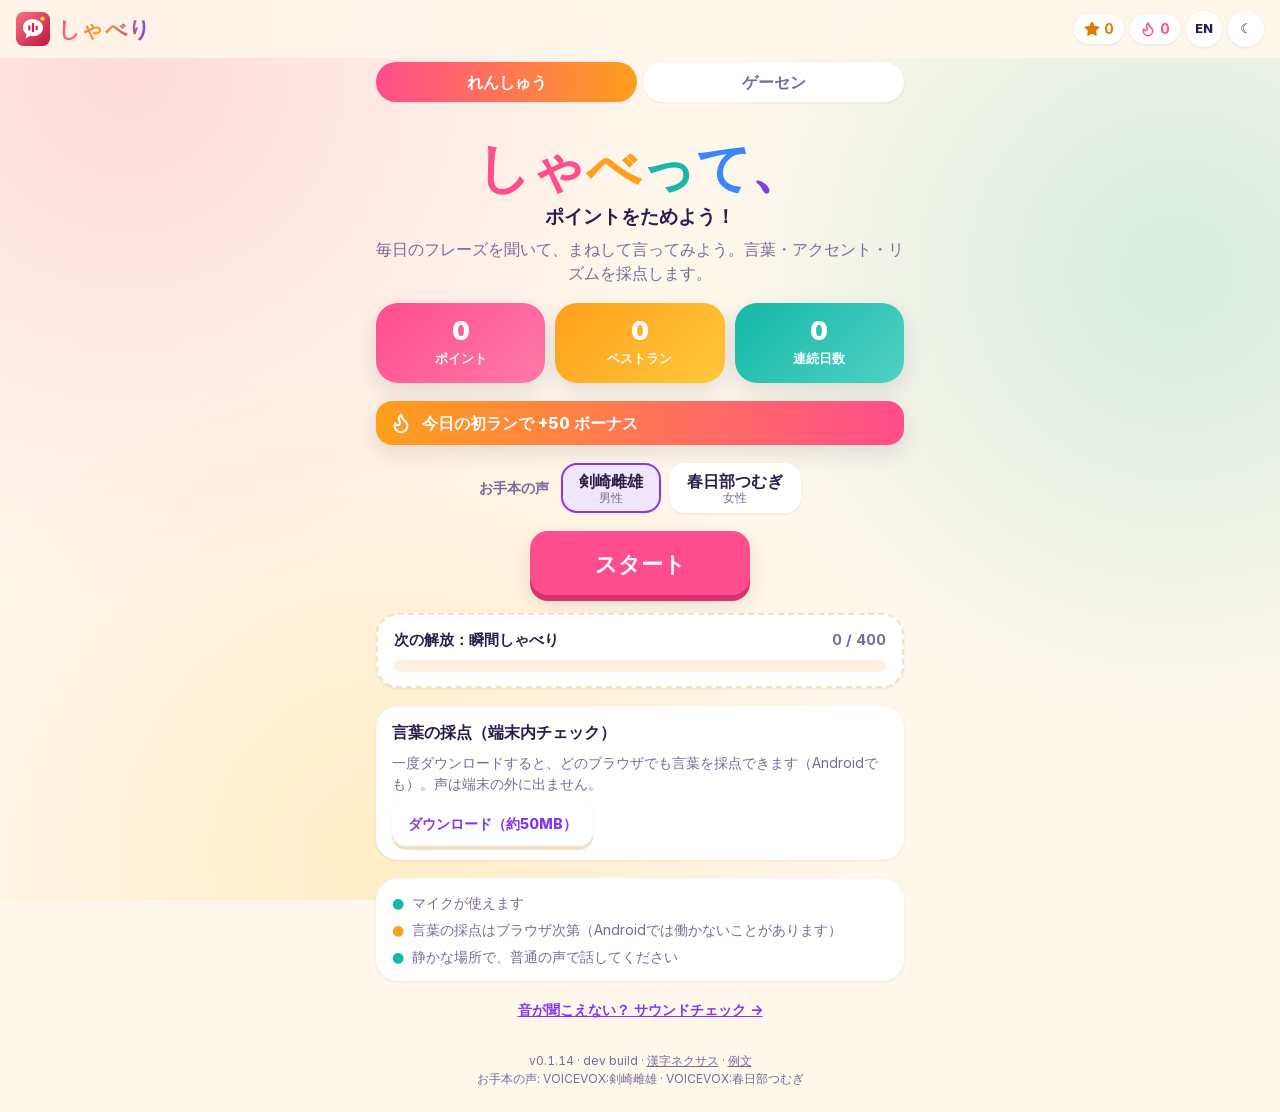
<file: site/index.html>
<!DOCTYPE html>
<html lang="ja" data-theme="light">
<head>
  <meta charset="UTF-8">
  <meta name="viewport" content="width=device-width, initial-scale=1.0, viewport-fit=cover">
  <title>しゃべり Shaberi</title>
  <link rel="icon" type="image/svg+xml" href="favicon.svg">
  <link rel="manifest" href="manifest.webmanifest">
  <link rel="apple-touch-icon" href="icons/apple-touch-icon.png">
  <meta name="theme-color" content="#fff7ec" media="(prefers-color-scheme: light)">
  <meta name="theme-color" content="#1a1033" media="(prefers-color-scheme: dark)">
  <meta name="mobile-web-app-capable" content="yes">
  <meta name="apple-mobile-web-app-capable" content="yes">
  <meta name="apple-mobile-web-app-status-bar-style" content="default">
  <meta name="apple-mobile-web-app-title" content="しゃべり">
  <script>document.documentElement.dataset.theme = localStorage.getItem('shaberi_theme') === 'dark' ? 'dark' : 'light';</script>
  <link rel="stylesheet" href="css/base.css">
  <link rel="stylesheet" href="css/play.css">
  <script type="module" src="js/pages/play.js"></script>
</head>
<body>

  <header id="top-bar">
    <a class="brand" href="index.html" aria-label="しゃべり ホーム / Home">
      <img class="brand-badge" src="favicon.svg" alt="">
      <span class="brand-title">しゃべり</span>
    </a>
    <div class="top-stats">
      <span class="pill pill-points" id="hud-points" title="Points"><svg class="pill-ico" viewBox="0 0 24 24" fill="none" stroke="currentColor" stroke-width="2.2" stroke-linecap="round" stroke-linejoin="round" aria-hidden="true"><path d="M12 2l3.09 6.26L22 9.27l-5 4.87 1.18 6.88L12 17.77l-6.18 3.25L7 14.14 2 9.27l6.91-1.01L12 2z"/></svg> <b>0</b></span>
      <span class="pill pill-streak" id="hud-streak" title="Streak"><svg class="pill-ico" viewBox="0 0 24 24" fill="none" stroke="currentColor" stroke-width="2.2" stroke-linecap="round" stroke-linejoin="round" aria-hidden="true"><path d="M8.5 14.5A2.5 2.5 0 0 0 11 12c0-1.38-.5-2-1-3-1.072-2.143-.224-4.054 2-6 .5 2.5 2 4.9 4 6.5 2 1.6 3 3.5 3 5.5a7 7 0 1 1-14 0c0-1.153.433-2.294 1-3a2.5 2.5 0 0 0 2.5 2.5z"/></svg> <b>0</b></span>
      <button type="button" class="icon-btn" id="btn-lang" aria-label="Language">EN</button>
      <button type="button" class="icon-btn" id="btn-theme" aria-label="Theme">☾</button>
    </div>
  </header>

  <nav class="tabs" aria-label="Sections">
    <a href="index.html" class="tab active" aria-current="page"><span data-ja="れんしゅう" data-en="Practice">れんしゅう</span></a>
    <a href="arcade.html" class="tab"><span data-ja="ゲーセン" data-en="Arcade">ゲーセン</span></a>
  </nav>

  <main class="page">

    <!-- Home -->
    <section class="screen" id="screen-home">
      <div class="hero">
        <h1 class="hero-title">
          <span class="c1">しゃ</span><span class="c2">べ</span><span class="c3">っ</span><span class="c4">て</span><span class="c5">、</span><br>
          <span class="hero-sub" data-ja="ポイントをためよう！" data-en="Speak up, score points!">ポイントをためよう！</span>
        </h1>
        <p class="hero-lede" data-ja="毎日のフレーズを聞いて、まねして言ってみよう。言葉・アクセント・リズムを採点します。" data-en="Hear an everyday phrase, then say it back. You're scored on words, pitch accent and rhythm.">毎日のフレーズを聞いて、まねして言ってみよう。言葉・アクセント・リズムを採点します。</p>
      </div>

      <div class="stat-row">
        <div class="stat-card s-pink"><b id="stat-points">0</b><span data-ja="ポイント" data-en="Points">ポイント</span></div>
        <div class="stat-card s-orange"><b id="stat-best">0</b><span data-ja="ベストラン" data-en="Best run">ベストラン</span></div>
        <div class="stat-card s-teal"><b id="stat-streak">0</b><span data-ja="連続日数" data-en="Day streak">連続日数</span></div>
      </div>

      <div class="daily" id="daily">
        <svg class="ico" viewBox="0 0 24 24" fill="none" stroke="currentColor" stroke-width="2.2" stroke-linecap="round" stroke-linejoin="round" aria-hidden="true"><path d="M8.5 14.5A2.5 2.5 0 0 0 11 12c0-1.38-.5-2-1-3-1.072-2.143-.224-4.054 2-6 .5 2.5 2 4.9 4 6.5 2 1.6 3 3.5 3 5.5a7 7 0 1 1-14 0c0-1.153.433-2.294 1-3a2.5 2.5 0 0 0 2.5 2.5z"/></svg>
        <span id="daily-text"></span>
      </div>

      <div class="voice-pick">
        <span class="voice-pick-label" data-ja="お手本の声" data-en="Model voice">お手本の声</span>
        <div class="voice-picker" id="voice-picker" role="group" aria-label="Model voice"></div>
      </div>

      <button type="button" class="big-btn btn-go" id="btn-start">
        <span data-ja="スタート" data-en="Start">スタート</span>
      </button>
      <p class="fine" id="start-error" role="alert" hidden></p>

      <a class="goal" id="goal" href="arcade.html" hidden>
        <span class="goal-head"><b id="goal-title"></b><span id="goal-count"></span></span>
        <span class="goal-track"><span class="goal-fill" id="goal-fill"></span></span>
      </a>

      <section class="words-card" id="words-card" data-state="off">
        <b data-ja="言葉の採点（端末内チェック）" data-en="Word scoring on this device">言葉の採点（端末内チェック）</b>
        <p data-ja="一度ダウンロードすると、どのブラウザでも言葉を採点できます（Androidでも）。声は端末の外に出ません。" data-en="Download once to score your words in any browser, Android included. Your voice never leaves the device.">一度ダウンロードすると、どのブラウザでも言葉を採点できます（Androidでも）。声は端末の外に出ません。</p>
        <span class="words-track" id="words-track" hidden><span class="words-fill" id="words-fill"></span></span>
        <div class="words-row">
          <button type="button" class="speed-btn" id="btn-words"></button>
          <small id="words-status" role="status"></small>
        </div>
      </section>

      <ul class="checks" id="checks"></ul>
      <a class="sound-link" href="soundcheck.html" data-ja="音が聞こえない？ サウンドチェック →" data-en="Can't hear anything? Sound check →">音が聞こえない？ サウンドチェック →</a>
    </section>

    <!-- Play -->
    <section class="screen" id="screen-play" hidden>
      <div class="run-bar">
        <div class="dots" id="run-dots"></div>
        <div class="combo" id="combo" hidden><span id="combo-n">0</span> <small data-ja="コンボ" data-en="combo">コンボ</small> <em id="combo-x">×1.0</em></div>
        <div class="run-points">★ <b id="run-points">0</b></div>
      </div>

      <article class="phrase-card" id="phrase-card">
        <span class="scene" id="phrase-scene"></span>
        <p class="phrase-text" id="phrase-text" lang="ja"></p>
        <p class="phrase-en" id="phrase-en"></p>
        <svg class="pitch-graph" id="pitch-graph" role="img" aria-label="Pitch accent"></svg>
        <div class="graph-legend">
          <span class="lg-model" data-ja="お手本のアクセント" data-en="Model accent">お手本のアクセント</span>
          <span class="lg-you" data-ja="あなたの声" data-en="Your voice">あなたの声</span>
        </div>
      </article>

      <div class="controls" id="controls">
        <button type="button" class="round-btn btn-listen" id="btn-listen" aria-label="Listen">
          <svg class="ico" viewBox="0 0 24 24" fill="none" stroke="currentColor" stroke-width="2.2" stroke-linecap="round" stroke-linejoin="round" aria-hidden="true"><path d="M11 4.702a.705.705 0 0 0-1.203-.498L6.413 7.587A1.4 1.4 0 0 1 5.416 8H3a1 1 0 0 0-1 1v6a1 1 0 0 0 1 1h2.416a1.4 1.4 0 0 1 .997.413l3.383 3.384A.705.705 0 0 0 11 19.298z"/><path d="M16 9a5 5 0 0 1 0 6"/><path d="M19.364 18.364a9 9 0 0 0 0-12.728"/></svg><span class="lbl" data-ja="聞く" data-en="Listen">聞く</span>
        </button>
        <button type="button" class="round-btn btn-rec" id="btn-rec" aria-label="Record">
          <svg class="ico" viewBox="0 0 24 24" fill="none" stroke="currentColor" stroke-width="2.2" stroke-linecap="round" stroke-linejoin="round" aria-hidden="true"><path d="M12 2a3 3 0 0 0-3 3v7a3 3 0 0 0 6 0V5a3 3 0 0 0-3-3Z"/><path d="M19 10v2a7 7 0 0 1-14 0v-2"/><line x1="12" x2="12" y1="19" y2="22"/></svg><span class="lbl" data-ja="話す" data-en="Speak">話す</span>
          <span class="level" id="rec-level"></span>
        </button>
      </div>
      <div class="speed-bar" id="speed-bar">
        <button type="button" class="speed-btn" id="btn-too-fast" data-ja="速すぎる" data-en="Too fast">速すぎる</button>
        <div class="speed-now" aria-live="polite">
          <span class="speed-dots" id="speed-dots" aria-hidden="true"></span>
          <b id="speed-name"></b>
          <small id="speed-points"></small>
        </div>
        <button type="button" class="speed-btn" id="btn-too-slow" data-ja="遅すぎる" data-en="Too slow">遅すぎる</button>
      </div>
      <p class="status" id="status" role="status"></p>

      <div class="result" id="result" hidden>
        <div class="result-head">
          <div class="grade" id="grade">S</div>
          <div class="result-score"><b id="result-total">0</b><span>/100</span></div>
        </div>
        <p class="result-speed" id="result-speed"></p>
        <div class="bars" id="bars"></div>
        <div class="replay-row">
          <button type="button" class="replay-btn" id="btn-self" data-ja="▶ 自分の声" data-en="▶ Your voice">▶ 自分の声</button>
          <button type="button" class="replay-btn" id="btn-model-again" data-ja="▶ お手本" data-en="▶ Model">▶ お手本</button>
        </div>
        <p class="heard" id="heard" hidden></p>
        <ul class="tips" id="tips"></ul>
        <details class="details">
          <summary data-ja="くわしく" data-en="Details">くわしく</summary>
          <p id="details"></p>
        </details>
        <div class="result-actions">
          <button type="button" class="big-btn btn-soft" id="btn-retry" data-ja="もう一回" data-en="Try again">もう一回</button>
          <button type="button" class="big-btn btn-go" id="btn-next"><span data-ja="次へ" data-en="Next">次へ</span> <small id="next-points"></small></button>
        </div>
      </div>
    </section>

    <!-- Summary -->
    <section class="screen" id="screen-summary" hidden>
      <h2 class="summary-title" data-ja="ラン完了！" data-en="Run complete!">ラン完了！</h2>
      <div class="new-best" id="new-best" hidden data-ja="ベスト更新！" data-en="New best!">ベスト更新！</div>
      <div class="summary-points">★ <b id="sum-points">0</b></div>
      <p class="sum-bonus" id="sum-bonus" hidden></p>
      <div class="sum-grades" id="sum-grades"></div>
      <p class="sum-combo" id="sum-combo"></p>
      <div class="result-actions">
        <button type="button" class="big-btn btn-soft" id="btn-home" data-ja="ホーム" data-en="Home">ホーム</button>
        <button type="button" class="big-btn btn-go" id="btn-again" data-ja="もう一回！" data-en="Play again!">もう一回！</button>
      </div>
    </section>

  </main>

  <canvas id="fx" aria-hidden="true"></canvas>
  <footer class="foot" id="foot"></footer>
</body>
</html>
</file>
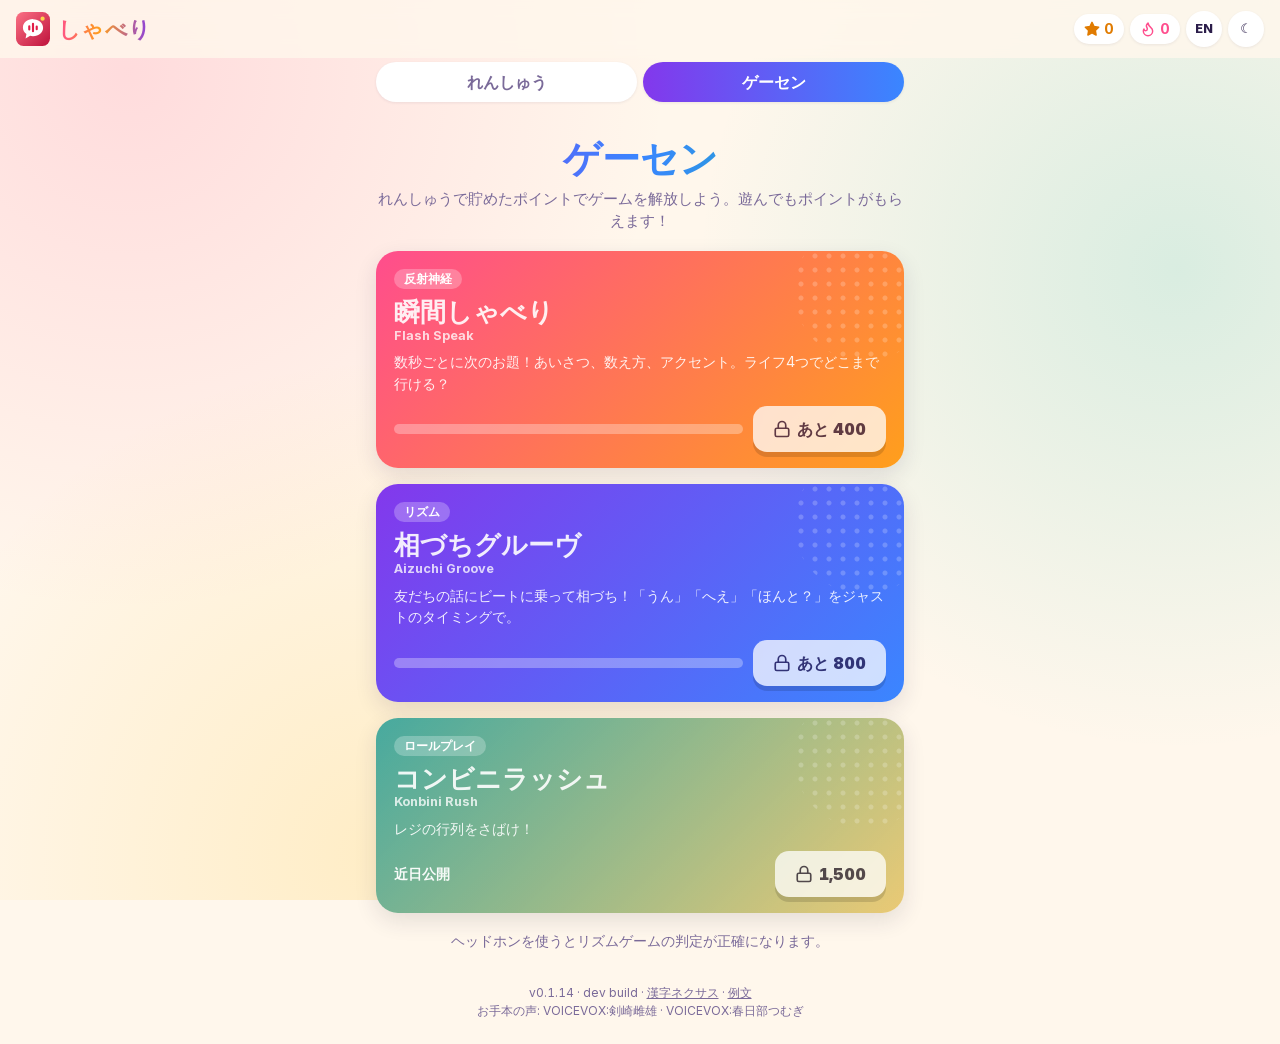
<file: site/arcade.html>
<!DOCTYPE html>
<html lang="ja" data-theme="light">
<head>
  <meta charset="UTF-8">
  <meta name="viewport" content="width=device-width, initial-scale=1.0, viewport-fit=cover">
  <title>ゲーセン | しゃべり Shaberi</title>
  <link rel="icon" type="image/svg+xml" href="favicon.svg">
  <link rel="manifest" href="manifest.webmanifest">
  <link rel="apple-touch-icon" href="icons/apple-touch-icon.png">
  <meta name="theme-color" content="#fff7ec" media="(prefers-color-scheme: light)">
  <meta name="theme-color" content="#1a1033" media="(prefers-color-scheme: dark)">
  <meta name="mobile-web-app-capable" content="yes">
  <meta name="apple-mobile-web-app-capable" content="yes">
  <meta name="apple-mobile-web-app-status-bar-style" content="default">
  <meta name="apple-mobile-web-app-title" content="しゃべり">
  <script>document.documentElement.dataset.theme = localStorage.getItem('shaberi_theme') === 'dark' ? 'dark' : 'light';</script>
  <link rel="stylesheet" href="css/base.css">
  <link rel="stylesheet" href="css/arcade.css">
  <script type="module" src="js/pages/arcade.js"></script>
</head>
<body>

  <header id="top-bar">
    <a class="brand" href="index.html" aria-label="しゃべり ホーム / Home">
      <img class="brand-badge" src="favicon.svg" alt="">
      <span class="brand-title">しゃべり</span>
    </a>
    <div class="top-stats">
      <span class="pill pill-points" id="hud-points" title="Points"><svg class="pill-ico" viewBox="0 0 24 24" fill="none" stroke="currentColor" stroke-width="2.2" stroke-linecap="round" stroke-linejoin="round" aria-hidden="true"><path d="M12 2l3.09 6.26L22 9.27l-5 4.87 1.18 6.88L12 17.77l-6.18 3.25L7 14.14 2 9.27l6.91-1.01L12 2z"/></svg> <b>0</b></span>
      <span class="pill pill-streak" id="hud-streak" title="Streak"><svg class="pill-ico" viewBox="0 0 24 24" fill="none" stroke="currentColor" stroke-width="2.2" stroke-linecap="round" stroke-linejoin="round" aria-hidden="true"><path d="M8.5 14.5A2.5 2.5 0 0 0 11 12c0-1.38-.5-2-1-3-1.072-2.143-.224-4.054 2-6 .5 2.5 2 4.9 4 6.5 2 1.6 3 3.5 3 5.5a7 7 0 1 1-14 0c0-1.153.433-2.294 1-3a2.5 2.5 0 0 0 2.5 2.5z"/></svg> <b>0</b></span>
      <button type="button" class="icon-btn" id="btn-lang" aria-label="Language">EN</button>
      <button type="button" class="icon-btn" id="btn-theme" aria-label="Theme">☾</button>
    </div>
  </header>

  <nav class="tabs" aria-label="Sections">
    <a href="index.html" class="tab"><span data-ja="れんしゅう" data-en="Practice">れんしゅう</span></a>
    <a href="arcade.html" class="tab active" aria-current="page"><span data-ja="ゲーセン" data-en="Arcade">ゲーセン</span></a>
  </nav>

  <main class="page">

    <!-- Lobby -->
    <section class="screen" id="screen-lobby">
      <div class="lobby-head">
        <h1 class="lobby-title">ゲーセン</h1>
        <p class="lobby-sub" data-ja="れんしゅうで貯めたポイントでゲームを解放しよう。遊んでもポイントがもらえます！" data-en="Unlock games with the points you earn practising. Playing earns points too!">れんしゅうで貯めたポイントでゲームを解放しよう。遊んでもポイントがもらえます！</p>
      </div>
      <div class="cabinets" id="cabinets"></div>
      <p class="fine center" id="lobby-note"></p>
    </section>

    <!-- Flash Speak -->
    <section class="screen game" id="screen-flash" hidden>
      <div class="game-hud">
        <button type="button" class="icon-btn back" data-back aria-label="Back"></button>
        <div class="hearts" id="flash-hearts"></div>
        <div class="hud-num"><small data-ja="レベル" data-en="Level">レベル</small> <b id="flash-level">1</b></div>
        <div class="hud-num"><small data-ja="クリア" data-en="Cleared">クリア</small> <b id="flash-cleared">0</b></div>
      </div>
      <div class="stage" id="flash-stage"></div>
      <div class="fuse" id="flash-fuse"><span class="fuse-fill" id="flash-fuse-fill"></span></div>
      <div class="ear" id="flash-ear" data-state="listening" aria-live="polite"><i class="ear-dot"></i><span></span></div>
      <p class="heard-live" id="flash-heard" lang="ja"></p>
    </section>

    <!-- Let's Take a Walk! -->
    <section class="screen game" id="screen-sanpo" hidden>
      <div class="game-hud">
        <button type="button" class="icon-btn back" data-back aria-label="Back"></button>
        <div class="pencils" id="sanpo-pencils" aria-label="Pencils left"></div>
        <div class="hud-num"><small data-ja="スピード" data-en="Speed">スピード</small> <b id="sanpo-speed">×0.9</b></div>
        <div class="hud-num"><small data-ja="クリア" data-en="Cleared">クリア</small> <b id="sanpo-cleared">0</b></div>
      </div>

      <div class="sanpo-stage" id="sanpo-stage">
        <div class="walk-scene" id="walk-scene">
          <div class="sun"></div>
          <div class="cloud c1"></div>
          <div class="cloud c2"></div>
          <div class="hills"></div>
          <div class="trees"></div>
          <div class="street"></div>
          <svg class="walker" viewBox="0 0 80 130" aria-hidden="true">
            <g class="limb leg back"><line x1="40" y1="84" x2="40" y2="120" /></g>
            <g class="limb arm back"><line x1="40" y1="54" x2="40" y2="80" /></g>
            <rect class="shirt" x="22" y="45" width="36" height="44" rx="15" />
            <g class="limb leg front"><line x1="40" y1="84" x2="40" y2="120" /></g>
            <g class="limb arm front"><line x1="40" y1="54" x2="40" y2="80" /></g>
            <circle class="skin" cx="40" cy="29" r="18" />
            <circle class="eye" cx="45" cy="30" r="2.2" />
            <circle class="eye" cx="35" cy="30" r="2.2" />
            <path class="smile" d="M35 36 q5 4 10 0" />
            <ellipse class="hat" cx="40" cy="18" rx="23" ry="5" />
            <path class="hat" d="M28 18 q0 -14 12 -14 q12 0 12 14 z" />
            <rect class="ribbon" x="28" y="12" width="24" height="4" rx="2" />
          </svg>
        </div>

        <div class="sanpo-card" id="sanpo-card">
          <p class="sanpo-cue" id="sanpo-cue"></p>
          <p class="sanpo-text" id="sanpo-text" lang="ja">天気がいいから<wbr>散歩しましょう</p>
          <p class="sanpo-en" id="sanpo-en"></p>
        </div>

        <div class="desk-scene" id="desk-scene" hidden>
          <svg class="desk-svg" viewBox="0 0 360 400" aria-hidden="true">
            <defs>
              <linearGradient id="dk-wood" x1="0" y1="0" x2="0" y2="1">
                <stop offset="0" stop-color="#e3ad70" />
                <stop offset="1" stop-color="#b4733b" />
              </linearGradient>
            </defs>
            <rect width="360" height="400" fill="#ece6f6" />
            <rect x="34" y="22" width="196" height="92" rx="6" fill="#2f5d50" stroke="#8a5a2b" stroke-width="6" />
            <text x="132" y="78" fill="#f4f1e8" font-size="30" font-weight="700" text-anchor="middle" opacity="0.9">しけん中</text>
            <circle cx="296" cy="62" r="28" fill="#fff" stroke="#2b1d4a" stroke-width="4" />
            <path d="M296 62 V44 M296 62 L309 70" stroke="#2b1d4a" stroke-width="4" stroke-linecap="round" />
            <polygon points="6,158 354,158 386,400 -26,400" fill="url(#dk-wood)" />
            <g transform="rotate(-4 175 290)">
              <rect x="92" y="186" width="168" height="200" rx="3" fill="#fff" />
              <rect x="104" y="198" width="144" height="12" rx="3" fill="#ffd1df" />
              <g fill="none" stroke="#ff7aa8" stroke-width="2">
                <circle cx="128" cy="232" r="8" /><circle cx="156" cy="232" r="8" /><circle cx="184" cy="232" r="8" /><circle cx="212" cy="232" r="8" />
                <circle cx="128" cy="258" r="8" /><circle cx="156" cy="258" r="8" /><circle cx="184" cy="258" r="8" /><circle cx="212" cy="258" r="8" />
                <circle cx="128" cy="284" r="8" /><circle cx="156" cy="284" r="8" /><circle cx="184" cy="284" r="8" /><circle cx="212" cy="284" r="8" />
                <circle cx="128" cy="310" r="8" /><circle cx="156" cy="310" r="8" /><circle cx="184" cy="310" r="8" /><circle cx="212" cy="310" r="8" />
                <circle cx="128" cy="336" r="8" /><circle cx="156" cy="336" r="8" /><circle cx="184" cy="336" r="8" /><circle cx="212" cy="336" r="8" />
              </g>
            </g>
            <g class="dk-hand">
              <!-- Your right hand from behind: the thumb grows from the left side by the wrist,
                   three fingers curl under, and the index finger (drawn above the pencil) pinches it -->
              <path d="M200 412 L212 370 Q250 358 288 370 L298 412 Z" fill="#8338ec" stroke="#2b1d4a" stroke-width="3.5" stroke-linejoin="round" />
              <path d="M210 376 Q250 362 290 376 L287 360 Q250 348 213 360 Z" fill="#6420c9" stroke="#2b1d4a" stroke-width="3.5" stroke-linejoin="round" />
              <path d="M204 358 L182 306 C178 294 196 286 202 298 L226 346 Z" fill="#efb187" stroke="#2b1d4a" stroke-width="3.5" stroke-linejoin="round" />
              <rect x="183" y="294" width="10" height="8" rx="3" transform="rotate(-66 188 298)" fill="#f9dcc8" stroke="#2b1d4a" stroke-width="2" />
              <rect x="232" y="300" width="22" height="26" rx="11" fill="#f2b68c" stroke="#2b1d4a" stroke-width="3.5" stroke-linejoin="round" />
              <rect x="253" y="305" width="21" height="24" rx="10.5" fill="#f2b68c" stroke="#2b1d4a" stroke-width="3.5" stroke-linejoin="round" />
              <rect x="273" y="312" width="17" height="21" rx="8.5" fill="#f2b68c" stroke="#2b1d4a" stroke-width="3.5" stroke-linejoin="round" />
              <path d="M228 380 C222 366 214 352 213 338 C212 330 214 324 218 320 L232 311 L286 323 C293 330 294 346 290 360 C288 368 285 375 282 380 Z" fill="#f6c39b" stroke="#2b1d4a" stroke-width="3.5" stroke-linejoin="round" />
              <path d="M262 326 q4 3 8 1 M277 330 q3 3 7 1" fill="none" stroke="#c98b63" stroke-width="2.5" stroke-linecap="round" />
            </g>
            <g class="dk-pencil">
              <g transform="translate(224 309) rotate(-150)">
                <rect x="-50" y="-7" width="92" height="14" fill="#ffc93c" stroke="#2b1d4a" stroke-width="2" />
                <rect x="-50" y="-2" width="92" height="4" fill="#f4a521" />
                <polygon points="42,-7 62,0 42,7" fill="#f3d3a8" stroke="#2b1d4a" stroke-width="2" stroke-linejoin="round" />
                <polygon points="55,-2.5 62,0 55,2.5" fill="#2b1d4a" />
                <rect x="-60" y="-7" width="10" height="14" fill="#c4cad4" stroke="#2b1d4a" stroke-width="2" />
                <rect x="-74" y="-7" width="15" height="14" rx="4" fill="#ff8fb1" stroke="#2b1d4a" stroke-width="2" />
              </g>
            </g>
            <g class="dk-hand-top">
              <path d="M220 336 L218 324 L188 286 C184 276 196 268 204 274 L236 314 L240 330 Z" fill="#f6c39b" />
              <path d="M214 330 C216 327 217 325 218 324 L188 286 C183 277 196 268 204 274 L233 311" fill="none" stroke="#2b1d4a" stroke-width="3.5" stroke-linejoin="round" stroke-linecap="round" />
              <rect x="192" y="274" width="10" height="8" rx="3" transform="rotate(-52 197 278)" fill="#fbe3d3" stroke="#2b1d4a" stroke-width="2" />
              <path d="M206 296 q5 2 9 -1 M244 318 q4 3 8 1" fill="none" stroke="#c98b63" stroke-width="2.5" stroke-linecap="round" />
            </g>
            <g class="dk-impact">
              <polygon points="230,276 240,300 266,296 246,312 258,336 232,322 208,338 218,312 196,298 222,300" fill="#ffc93c" stroke="#ff9f1c" stroke-width="3" />
            </g>
            <g class="dk-proctor">
              <!-- The proctor's right hand, palm down from the right: pinky on top, thumb beside the index finger -->
              <path d="M276 282 L404 262 L404 336 L278 330 Z" fill="#26314d" stroke="#111827" stroke-width="3.5" stroke-linejoin="round" />
              <path d="M262 324 C248 332 230 340 216 342 C206 343 205 353 215 354 C232 354 250 348 266 340 Z" fill="#e3a57c" stroke="#2b1d4a" stroke-width="3.5" stroke-linejoin="round" />
              <path d="M212 345 c0 -3 4 -5 8 -4 c3 1 3 6 0 7 c-4 1 -8 0 -8 -3 z" fill="#f7d3bb" stroke="#2b1d4a" stroke-width="2" />
              <path d="M266 284 C250 282 222 283 208 286 C199 288 199 296 205 297 C196 298 189 299 189 303 C189 308 194 309 200 309 C192 310 184 311 184 315 C184 320 190 322 197 322 C193 323 189 326 190 329 C191 333 197 334 204 334 C220 336 246 336 266 335 Z" fill="#ecb48b" stroke="#2b1d4a" stroke-width="3.5" stroke-linejoin="round" />
              <path d="M205 297 C218 297 230 297 240 298 M200 309 C214 310 228 310 240 310 M197 322 C212 323 226 323 239 323" fill="none" stroke="#2b1d4a" stroke-width="2.5" stroke-linecap="round" />
              <g fill="#f7d3bb" stroke="#2b1d4a" stroke-width="2">
                <rect x="203" y="288" width="9" height="7" rx="3" />
                <rect x="192" y="300" width="9" height="7" rx="3" />
                <rect x="187" y="312" width="10" height="8" rx="3" />
                <rect x="193" y="325" width="9" height="7" rx="3" />
              </g>
              <path d="M246 291 q3 -3 6 0 M246 304 q3 -3 6 0 M245 317 q3 -3 6 0" fill="none" stroke="#c98b63" stroke-width="2.5" stroke-linecap="round" />
              <rect x="262" y="279" width="20" height="58" rx="5" fill="#fff" stroke="#2b1d4a" stroke-width="3.5" stroke-linejoin="round" />
              <circle cx="272" cy="308" r="3" fill="#94a3b8" />
            </g>
            <g class="dk-bubble">
              <path d="M60 128 h240 a16 16 0 0 1 16 16 v40 a16 16 0 0 1 -16 16 h-90 l-14 20 l-6 -20 h-130 a16 16 0 0 1 -16 -16 v-40 a16 16 0 0 1 16 -16 z" fill="#fff" stroke="#2b1d4a" stroke-width="4" />
              <text x="180" y="177" font-size="38" font-weight="900" fill="#d6336c" text-anchor="middle">ダメです！</text>
            </g>
          </svg>
        </div>

        <div class="verdict-ok" id="sanpo-ok" hidden>OK!</div>
      </div>

      <div class="fuse idle" id="sanpo-fuse"><span class="fuse-fill" id="sanpo-fuse-fill"></span></div>
      <p class="heard-live" id="sanpo-msg"></p>
    </section>

    <!-- Aizuchi Groove -->
    <section class="screen game" id="screen-groove" hidden>
      <div class="game-hud">
        <button type="button" class="icon-btn back" data-back aria-label="Back"></button>
        <div class="beats" id="groove-beats"><i></i><i></i><i></i><i></i></div>
        <div class="hud-num"><small id="groove-phase"></small></div>
      </div>
      <div class="groove-stage" id="groove-stage">
        <div class="actor friend" id="groove-friend">
          <div class="bubble" id="groove-friend-bubble"></div>
          <div class="blob"><i class="eye"></i><i class="eye"></i><i class="mouth"></i></div>
          <span class="name" data-ja="ともだち" data-en="Friend">ともだち</span>
        </div>
        <div class="actor you" id="groove-you">
          <div class="bubble" id="groove-you-bubble"></div>
          <div class="blob"><i class="eye"></i><i class="eye"></i><i class="mouth"></i></div>
          <span class="name" data-ja="あなた" data-en="You">あなた</span>
        </div>
        <div class="cue-count" id="groove-cue" aria-live="polite"></div>
        <div class="judge-pop" id="groove-judge"></div>
        <div class="banner" id="groove-banner" hidden></div>
      </div>
      <div class="groove-intro" id="groove-intro">
        <ol class="how" data-how>
          <li data-ja="ともだちが話します。" data-en="Your friend says a line.">ともだちが話します。</li>
          <li data-ja="1回目は、お手本の声が相づちを打ちます。よく聞いて。" data-en="The first time, the model voice answers. Listen.">1回目は、お手本の声が相づちを打ちます。よく聞いて。</li>
          <li data-ja="2回目はあなたの番。カウントダウンのあと、「いま！」で同じ相づちを言おう。" data-en="The second time it's your turn: after the countdown, say the same answer on “Now!”.">2回目はあなたの番。カウントダウンのあと、「いま！」で同じ相づちを言おう。</li>
          <li data-ja="最初の「はい！」2回はれんしゅう（タイミング調整）です。" data-en="The first two “はい！” are practice: they tune the timing to your device.">最初の「はい！」2回はれんしゅう（タイミング調整）です。</li>
        </ol>
        <div class="tempos" id="groove-tempos" role="group" aria-label="Tempo"></div>
        <p class="fine" id="groove-tip"></p>
        <button type="button" class="big-btn btn-go" id="groove-start" data-ja="スタート" data-en="Start">スタート</button>
      </div>
    </section>

    <!-- Game over (both games) -->
    <section class="screen" id="screen-over" hidden>
      <h2 class="over-title" id="over-title"></h2>
      <div class="new-best" id="over-high" hidden data-ja="ハイスコア！" data-en="High score!">ハイスコア！</div>
      <div class="over-score" id="over-score"></div>
      <p class="over-detail" id="over-detail"></p>
      <p class="sum-bonus" id="over-points"></p>
      <p class="new-best" id="over-unlock" hidden></p>
      <div class="result-actions">
        <button type="button" class="big-btn btn-soft" id="over-lobby" data-ja="ゲーセンへ" data-en="Arcade">ゲーセンへ</button>
        <button type="button" class="big-btn btn-go" id="over-again" data-ja="もう一回！" data-en="Play again!">もう一回！</button>
      </div>
    </section>

  </main>

  <canvas id="fx" aria-hidden="true"></canvas>
  <footer class="foot" id="foot"></footer>
</body>
</html>
</file>
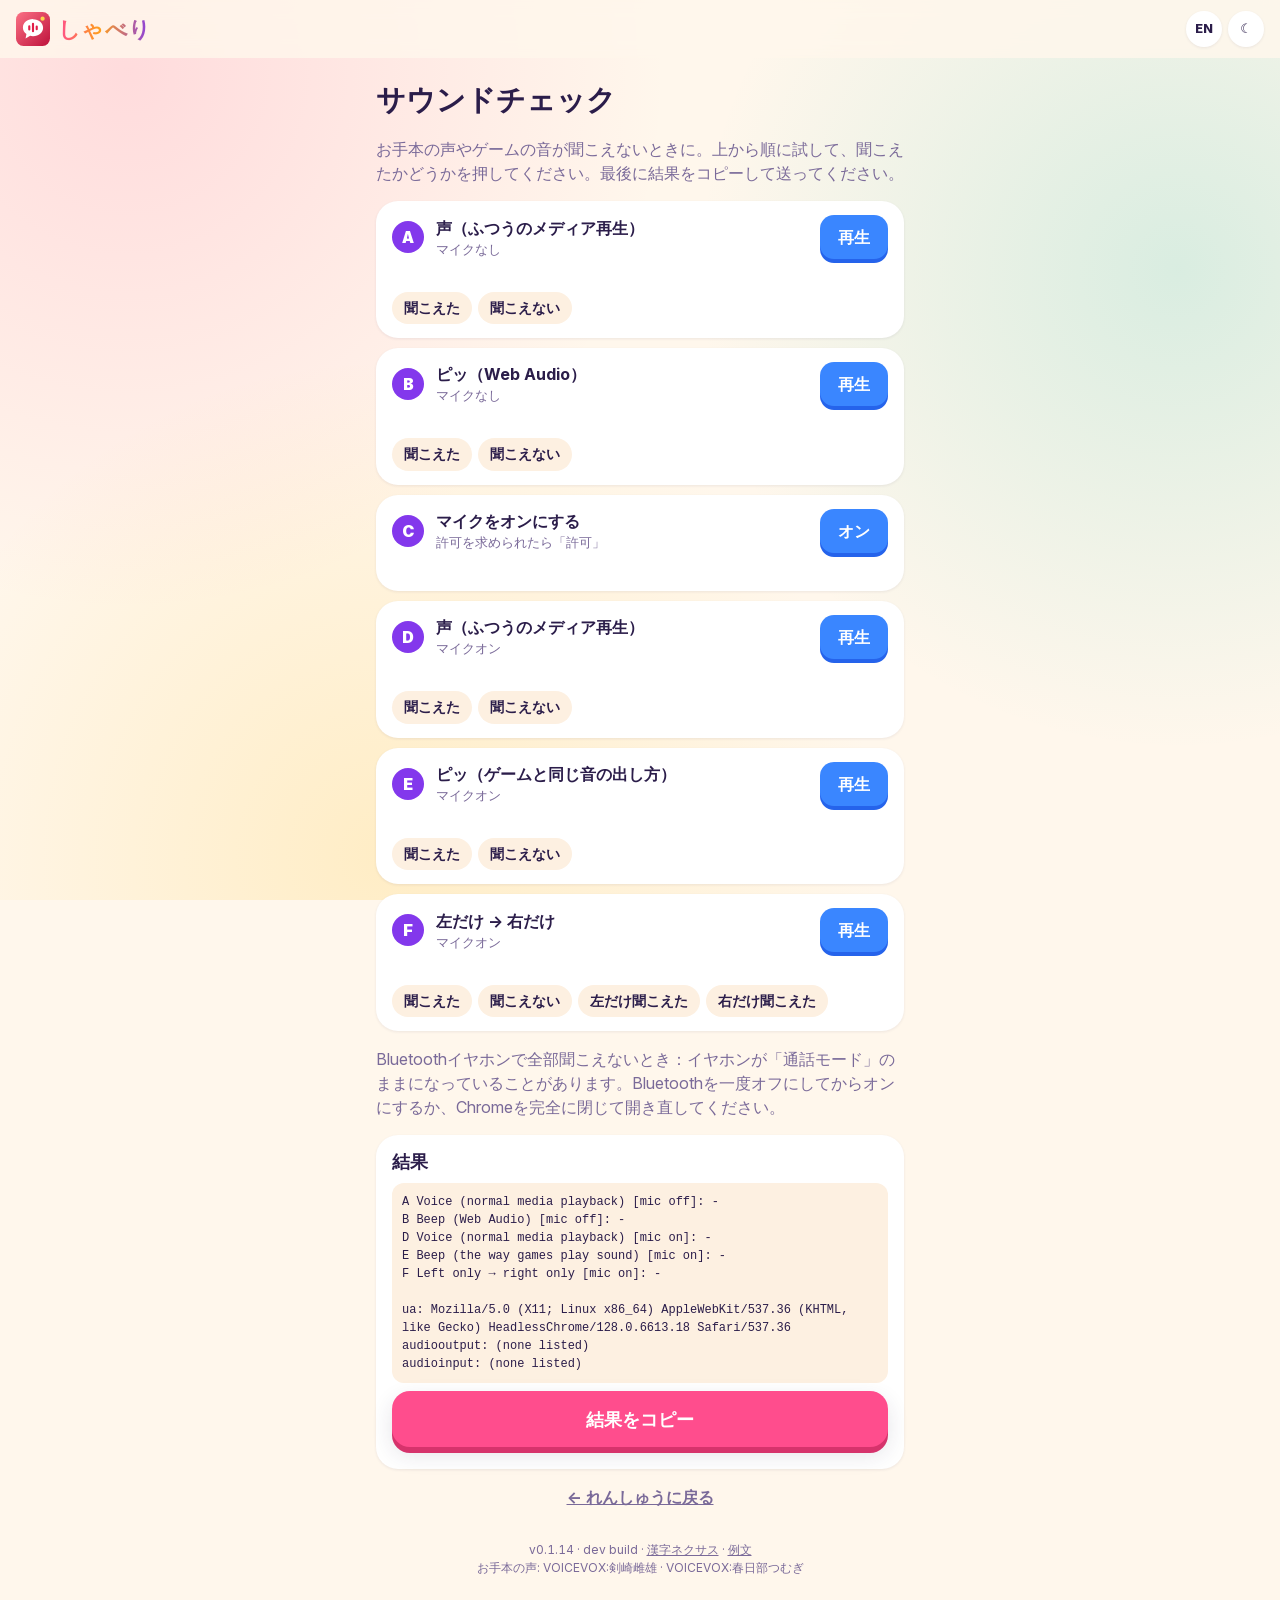
<file: site/soundcheck.html>
<!DOCTYPE html>
<html lang="ja" data-theme="light">
<head>
  <meta charset="UTF-8">
  <meta name="viewport" content="width=device-width, initial-scale=1.0, viewport-fit=cover">
  <title>サウンドチェック | しゃべり Shaberi</title>
  <link rel="icon" type="image/svg+xml" href="favicon.svg">
  <link rel="manifest" href="manifest.webmanifest">
  <meta name="theme-color" content="#fff7ec">
  <script>document.documentElement.dataset.theme = localStorage.getItem('shaberi_theme') === 'dark' ? 'dark' : 'light';</script>
  <link rel="stylesheet" href="css/base.css">
  <link rel="stylesheet" href="css/soundcheck.css">
  <script type="module" src="js/pages/soundcheck.js"></script>
</head>
<body>

  <header id="top-bar">
    <a class="brand" href="index.html">
      <img class="brand-badge" src="favicon.svg" alt="">
      <span class="brand-title">しゃべり</span>
    </a>
    <div class="top-stats">
      <span class="pill pill-points" id="hud-points" hidden><b>0</b></span>
      <span class="pill pill-streak" id="hud-streak" hidden><b>0</b></span>
      <button type="button" class="icon-btn" id="btn-lang" aria-label="Language">EN</button>
      <button type="button" class="icon-btn" id="btn-theme" aria-label="Theme">☾</button>
    </div>
  </header>

  <main class="page sc">
    <h1 data-ja="サウンドチェック" data-en="Sound check">サウンドチェック</h1>
    <p class="lede" data-ja="お手本の声やゲームの音が聞こえないときに。上から順に試して、聞こえたかどうかを押してください。最後に結果をコピーして送ってください。" data-en="For when you can't hear the model voice or game sounds. Try each test in order and mark whether you heard it, then copy the results and send them.">お手本の声やゲームの音が聞こえないときに。上から順に試して、聞こえたかどうかを押してください。最後に結果をコピーして送ってください。</p>

    <ol class="tests" id="tests"></ol>

    <p class="lede" data-ja="Bluetoothイヤホンで全部聞こえないとき：イヤホンが「通話モード」のままになっていることがあります。Bluetoothを一度オフにしてからオンにするか、Chromeを完全に閉じて開き直してください。" data-en="Nothing at all through Bluetooth earbuds? They may be stuck in call mode: turn Bluetooth off and on again, or fully close and reopen Chrome.">Bluetoothイヤホンで全部聞こえないとき：イヤホンが「通話モード」のままになっていることがあります。Bluetoothを一度オフにしてからオンにするか、Chromeを完全に閉じて開き直してください。</p>

    <section class="card">
      <h2 data-ja="結果" data-en="Results">結果</h2>
      <pre class="report" id="report"></pre>
      <button type="button" class="big-btn btn-go" id="btn-copy" data-ja="結果をコピー" data-en="Copy results">結果をコピー</button>
      <p class="fine" id="copy-status" role="status"></p>
    </section>

    <a class="back-link" href="index.html" data-ja="← れんしゅうに戻る" data-en="← Back to practice">← れんしゅうに戻る</a>
  </main>

  <footer class="foot" id="foot"></footer>
</body>
</html>
</file>
<file: site/css/base.css>
/* Shared theme and components. Page-specific styles live in css/<page>.css.
   Shaberi is the colourful sibling of Kanji Nexus and Reibun: warm cream / deep
   grape backgrounds, candy accents, chunky game buttons. */

@font-face {
  font-family: 'Shaberi Latin';
  src: url('../fonts/inter-latin.woff2') format('woff2');
  font-weight: 100 900;
  font-style: normal;
  font-display: swap;
  unicode-range: U+0020-007E, U+00A0-00FF, U+0131, U+0152-0153, U+02C6, U+02DA, U+02DC, U+2010-2027, U+2030-203A,
    U+2044, U+20AC, U+2122, U+2190-2193, U+2212, U+2215, U+2248, U+2260, U+2264-2265;
}

:root {
  /* Candy palette */
  --pink: #ff4d8d;
  --orange: #ff9f1c;
  --yellow: #ffc93c;
  --teal: #14b8a6;
  --blue: #3a86ff;
  --purple: #8338ec;
  --pink-deep: #d6336c;
  --orange-deep: #e07b00;
  --teal-deep: #0d9488;
  --blue-deep: #2563eb;
  --purple-deep: #6420c9;

  --bg-page: #fff7ec;
  --bg-surface: #ffffff;
  --bg-elevated: #fdf0e1;
  --text-main: #2b1d4a;
  --text-muted: #7a6a99;
  --border-color: #f1e0cc;
  --blob-1: rgba(255, 77, 141, 0.16);
  --blob-2: rgba(20, 184, 166, 0.16);
  --blob-3: rgba(255, 201, 60, 0.22);

  /* Pitch: high and low mora */
  --hi: var(--pink);
  --lo: var(--blue);
  --you: var(--purple);

  --shadow-sm: 0 1px 3px rgba(43, 29, 74, 0.08);
  --shadow-md: 0 8px 22px rgba(43, 29, 74, 0.12);
  --radius: 22px;
  --header-h: 58px;
  --header-total: calc(var(--header-h) + env(safe-area-inset-top, 0px));
  --font: 'Shaberi Latin', 'Hiragino Maru Gothic ProN', 'Hiragino Sans', 'Hiragino Kaku Gothic ProN', 'Noto Sans JP',
    'Noto Sans CJK JP', 'Yu Gothic UI', 'Yu Gothic', Meiryo, system-ui, sans-serif;
}

[data-theme='dark'] {
  --bg-page: #1a1033;
  --bg-surface: #261845;
  --bg-elevated: #33225c;
  --text-main: #fdf6ff;
  --text-muted: #b9a8d9;
  --border-color: #3f2c6e;
  --blob-1: rgba(255, 77, 141, 0.18);
  --blob-2: rgba(20, 184, 166, 0.14);
  --blob-3: rgba(131, 56, 236, 0.3);
  --you: #c4a2ff;
  --shadow-sm: 0 1px 3px rgba(0, 0, 0, 0.4);
  --shadow-md: 0 8px 22px rgba(0, 0, 0, 0.45);
}

* {
  box-sizing: border-box;
  margin: 0;
  padding: 0;
}

button {
  font: inherit;
  color: inherit;
  cursor: pointer;
  border: 0;
  background: none;
}

[hidden] {
  display: none !important;
}

html {
  background: var(--bg-page);
}

body {
  font-family: var(--font);
  font-variant-numeric: tabular-nums;
  -webkit-font-smoothing: antialiased;
  color: var(--text-main);
  line-height: 1.5;
  min-height: 100dvh;
  -webkit-tap-highlight-color: transparent;
  background:
    radial-gradient(circle at 10% 8%, var(--blob-1), transparent 38%),
    radial-gradient(circle at 92% 30%, var(--blob-2), transparent 36%),
    radial-gradient(circle at 30% 95%, var(--blob-3), transparent 40%),
    var(--bg-page);
  background-attachment: fixed;
}

/* ================= HEADER ================= */
#top-bar {
  position: sticky;
  top: 0;
  z-index: 100;
  height: var(--header-total);
  padding: env(safe-area-inset-top, 0px) 16px 0;
  display: flex;
  align-items: center;
  justify-content: space-between;
  gap: 8px;
  background: color-mix(in srgb, var(--bg-page) 82%, transparent);
  backdrop-filter: blur(10px);
  -webkit-backdrop-filter: blur(10px);
}

.brand {
  color: inherit;
  text-decoration: none;
  border-radius: 12px;
  display: flex;
  align-items: center;
  gap: 8px;
}
.brand-badge {
  width: 34px;
  height: 34px;
}
.brand-title {
  white-space: nowrap;
  font-size: 1.35rem;
  font-weight: 900;
  letter-spacing: 0.02em;
  background: linear-gradient(90deg, var(--pink), var(--orange) 45%, var(--purple));
  -webkit-background-clip: text;
  background-clip: text;
  color: transparent;
}

.top-stats {
  display: flex;
  align-items: center;
  gap: 6px;
}

.pill {
  display: inline-flex;
  align-items: center;
  gap: 4px;
  padding: 4px 10px;
  border-radius: 999px;
  font-size: 0.9rem;
  font-weight: 700;
  background: var(--bg-surface);
  box-shadow: var(--shadow-sm);
}
.pill-ico {
  width: 16px;
  height: 16px;
}
.pill-points {
  color: var(--orange-deep);
}
.pill-points .pill-ico {
  fill: currentColor;
}
.pill-streak {
  color: var(--pink);
}
[data-theme='dark'] .pill-points {
  color: var(--yellow);
}
.pill.bump {
  animation: bump 0.45s ease;
}

.icon-btn {
  width: 36px;
  height: 36px;
  border-radius: 50%;
  font-weight: 800;
  font-size: 0.8rem;
  background: var(--bg-surface);
  box-shadow: var(--shadow-sm);
}

/* ================= LAYOUT ================= */
.page {
  max-width: 560px;
  margin: 0 auto;
  padding: 12px 16px calc(32px + env(safe-area-inset-bottom, 0px));
}

/* ================= BUTTONS ================= */
/* Chunky "game" buttons: a darker lip underneath that squashes when pressed. */
.big-btn {
  --face: var(--teal);
  --lip: var(--teal-deep);
  display: inline-flex;
  align-items: center;
  justify-content: center;
  gap: 8px;
  min-height: 56px;
  padding: 0 28px;
  border-radius: 18px;
  font-size: 1.15rem;
  font-weight: 800;
  color: #fff;
  background: var(--face);
  box-shadow: 0 6px 0 var(--lip), var(--shadow-md);
  transition: transform 0.08s ease, box-shadow 0.08s ease;
}
.big-btn:active {
  transform: translateY(4px);
  box-shadow: 0 2px 0 var(--lip), var(--shadow-sm);
}
.big-btn:disabled {
  opacity: 0.5;
  cursor: default;
}
.btn-go {
  --face: var(--pink);
  --lip: var(--pink-deep);
}
.btn-soft {
  --face: var(--bg-surface);
  --lip: var(--border-color);
  color: var(--text-main);
}

.fine {
  font-size: 0.85rem;
  color: var(--text-muted);
}

@keyframes bump {
  0% { transform: scale(1); }
  40% { transform: scale(1.25); }
  100% { transform: scale(1); }
}
@keyframes pop-in {
  0% { transform: scale(0.3) rotate(-12deg); opacity: 0; }
  60% { transform: scale(1.15) rotate(4deg); opacity: 1; }
  100% { transform: scale(1) rotate(0); }
}
@keyframes rise-in {
  from { transform: translateY(14px); opacity: 0; }
  to { transform: none; opacity: 1; }
}

@media (max-width: 400px) {
  .brand-title { font-size: 1.1rem; }
  .brand-badge { width: 28px; height: 28px; }
  .pill { padding: 4px 8px; }
}

@media (prefers-reduced-motion: reduce) {
  *, *::before, *::after {
    animation-duration: 0.01ms !important;
    transition-duration: 0.01ms !important;
  }
}

/* ================= SECTION TABS ================= */
.tabs {
  position: relative;
  z-index: 90;
  display: flex;
  gap: 6px;
  max-width: 560px;
  margin: 0 auto;
  padding: 4px 16px 6px;
}
.tab {
  flex: 1;
  text-align: center;
  padding: 8px 0;
  border-radius: 999px;
  font-weight: 800;
  text-decoration: none;
  color: var(--text-muted);
  background: var(--bg-surface);
  box-shadow: var(--shadow-sm);
}
.tab.active {
  color: #fff;
  background: linear-gradient(90deg, var(--pink), var(--orange));
}
.tab:nth-child(2).active {
  background: linear-gradient(90deg, var(--purple), var(--blue));
}

/* A screen-wide progress track (goals, fuses). */
.track {
  display: block;
  height: 12px;
  border-radius: 999px;
  background: var(--bg-elevated);
  overflow: hidden;
}

/* ================= SHARED GAME UI ================= */
.screen {
  display: flex;
  flex-direction: column;
  gap: 18px;
  animation: rise-in 0.3s ease;
}

.grade {
  width: 84px;
  height: 84px;
  border-radius: 24px;
  display: grid;
  place-items: center;
  font-size: 3.2rem;
  font-weight: 900;
  color: #fff;
  animation: pop-in 0.55s cubic-bezier(0.2, 1.4, 0.5, 1);
}

.grade.g-S { background: conic-gradient(from 200deg, var(--pink), var(--orange), var(--yellow), var(--teal), var(--blue), var(--purple), var(--pink)); text-shadow: 0 2px 0 rgba(0, 0, 0, 0.2); }

.grade.g-A { background: var(--teal); }

.grade.g-B { background: var(--blue); }

.grade.g-C { background: var(--orange); }

.grade.g-D { background: var(--pink-deep); }

.result-actions {
  display: flex;
  gap: 12px;
  justify-content: center;
}

.result-actions .big-btn {
  flex: 1;
  padding: 0 12px;
}

.new-best {
  align-self: center;
  padding: 4px 16px;
  border-radius: 999px;
  color: #fff;
  font-weight: 900;
  background: linear-gradient(90deg, var(--orange), var(--pink));
  animation: pop-in 0.6s ease 0.3s backwards;
}

.sum-bonus {
  align-self: center;
  padding: 4px 14px;
  border-radius: 999px;
  font-weight: 800;
  color: #fff;
  background: linear-gradient(90deg, var(--teal), var(--blue));
}

#fx {
  position: fixed;
  inset: 0;
  width: 100%;
  height: 100%;
  pointer-events: none;
  z-index: 200;
}

.float-points {
  position: fixed;
  z-index: 210;
  font-size: 1.6rem;
  font-weight: 900;
  color: var(--orange);
  text-shadow: 0 2px 0 rgba(0, 0, 0, 0.12);
  pointer-events: none;
  animation: float-up 1s ease-out forwards;
}

@keyframes float-up {
  from { transform: translate(-50%, 0) scale(0.8); opacity: 1; }
  to { transform: translate(-50%, -80px) scale(1.2); opacity: 0; }
}

.foot {
  text-align: center;
  font-size: 0.75rem;
  color: var(--text-muted);
  padding: 0 16px 24px;
}

.foot a {
  color: inherit;
}

/* Pitch graph (practice card and Accent Snap) */
.pitch-graph {
  display: block;
  width: 100%;
  height: auto;
  margin-top: 10px;
  overflow: visible;
}

.pitch-graph .step {
  stroke-width: 7;
  stroke-linecap: round;
  fill: none;
  opacity: 0.9;
}

.pitch-graph .step.hi { stroke: var(--hi); }
.pitch-graph .step.lo { stroke: var(--lo); }
.pitch-graph .link {
  stroke: var(--text-muted);
  stroke-width: 2;
  stroke-dasharray: 3 4;
  fill: none;
  opacity: 0.6;
}

.pitch-graph .mora {
  font-size: 22px;
  font-weight: 700;
  fill: var(--text-main);
  text-anchor: middle;
}

.pitch-graph .mora.hi { fill: var(--hi); }
.pitch-graph .mora.lo { fill: var(--lo); }
.pitch-graph .you {
  fill: none;
  stroke: var(--you);
  stroke-width: 3.5;
  stroke-linecap: round;
  stroke-linejoin: round;
}

.pitch-graph .miss {
  fill: var(--orange);
  opacity: 0.25;
}
</file>
<file: site/css/play.css>
/* The play page: home, a run, and its summary. */


/* ================= HOME ================= */
.hero {
  text-align: center;
  padding-top: 18px;
}
.hero-title {
  font-size: clamp(2.4rem, 11vw, 3.4rem);
  font-weight: 900;
  line-height: 1.1;
}
.hero-title .c1 { color: var(--pink); }
.hero-title .c2 { color: var(--orange); }
.hero-title .c3 { color: var(--teal); }
.hero-title .c4 { color: var(--blue); }
.hero-title .c5 { color: var(--purple); }
.hero-title > span:not(.hero-sub) {
  display: inline-block;
  animation: pop-in 0.5s ease backwards;
}
.hero-title .c2 { animation-delay: 0.06s; }
.hero-title .c3 { animation-delay: 0.12s; }
.hero-title .c4 { animation-delay: 0.18s; }
.hero-title .c5 { animation-delay: 0.24s; }
.hero-sub {
  display: block;
  margin-top: 8px;
  font-size: 1.2rem;
  font-weight: 800;
  color: var(--text-main);
}
.hero-lede {
  margin-top: 10px;
  color: var(--text-muted);
}

.stat-row {
  display: grid;
  grid-template-columns: repeat(3, 1fr);
  gap: 10px;
}
.stat-card {
  border-radius: var(--radius);
  padding: 14px 8px;
  text-align: center;
  color: #fff;
  box-shadow: var(--shadow-md);
}
.stat-card b {
  display: block;
  font-size: 1.6rem;
  font-weight: 900;
  line-height: 1.1;
}
.stat-card span {
  font-size: 0.8rem;
  font-weight: 700;
  opacity: 0.95;
}
.s-pink { background: linear-gradient(135deg, var(--pink), #ff7aa8); }
.s-orange { background: linear-gradient(135deg, var(--orange), var(--yellow)); }
.s-teal { background: linear-gradient(135deg, var(--teal), #4fd1c5); }

#btn-start {
  align-self: center;
  min-width: 220px;
  min-height: 64px;
  font-size: 1.4rem;
}

.checks {
  list-style: none;
  display: flex;
  flex-direction: column;
  gap: 6px;
  font-size: 0.88rem;
  color: var(--text-muted);
  background: var(--bg-surface);
  border-radius: var(--radius);
  padding: 14px 16px;
  box-shadow: var(--shadow-sm);
}
.checks li::before {
  content: '●';
  margin-right: 8px;
}
.checks li.ok::before { color: var(--teal); }
.checks li.warn::before { color: var(--orange); }
.checks li.bad::before { color: var(--pink); }

/* ================= RUN BAR ================= */
.run-bar {
  display: flex;
  align-items: center;
  justify-content: space-between;
  gap: 10px;
  min-height: 36px;
}
.dots {
  display: flex;
  gap: 6px;
}
.dot {
  width: 14px;
  height: 14px;
  border-radius: 50%;
  background: var(--border-color);
  transition: background 0.2s, transform 0.2s;
}
.dot.now {
  background: var(--purple);
  transform: scale(1.25);
}
.dot.g-S { background: linear-gradient(135deg, var(--pink), var(--yellow)); }
.dot.g-A { background: var(--teal); }
.dot.g-B { background: var(--blue); }
.dot.g-C { background: var(--orange); }
.dot.g-D { background: var(--pink-deep); }

.combo {
  font-weight: 900;
  color: var(--orange-deep);
  animation: bump 0.4s ease;
}
[data-theme='dark'] .combo { color: var(--yellow); }
.combo em {
  font-style: normal;
  margin-left: 4px;
  padding: 1px 8px;
  border-radius: 999px;
  color: #fff;
  background: linear-gradient(90deg, var(--orange), var(--pink));
}
.run-points {
  font-weight: 800;
  color: var(--text-muted);
}

/* ================= PHRASE CARD ================= */
.phrase-card {
  position: relative;
  background: var(--bg-surface);
  border-radius: var(--radius);
  padding: 18px 16px 12px;
  box-shadow: var(--shadow-md);
  border-top: 6px solid var(--scene, var(--purple));
  text-align: center;
}
.scene {
  display: inline-block;
  padding: 2px 12px;
  border-radius: 999px;
  font-size: 0.78rem;
  font-weight: 800;
  color: #fff;
  background: var(--scene, var(--purple));
}
.phrase-text {
  margin-top: 8px;
  font-size: clamp(1.6rem, 7.5vw, 2.2rem);
  font-weight: 800;
  line-height: 1.3;
  /* Break between phrases (コーヒーを／ひとつ／ください), never inside a word, and
     keep the lines even. Browsers without auto-phrase fall back to normal breaking. */
  word-break: auto-phrase;
  text-wrap: balance;
  overflow-wrap: anywhere;
}
.phrase-en {
  color: var(--text-muted);
  font-size: 0.95rem;
}


.graph-legend {
  display: flex;
  justify-content: center;
  gap: 16px;
  font-size: 0.75rem;
  color: var(--text-muted);
}
.graph-legend span::before {
  content: '';
  display: inline-block;
  width: 16px;
  height: 4px;
  border-radius: 2px;
  margin-right: 6px;
  vertical-align: middle;
}
.lg-model::before { background: linear-gradient(90deg, var(--lo) 50%, var(--hi) 50%); }
.lg-you::before { background: var(--you); }

/* ================= CONTROLS ================= */
.controls {
  display: flex;
  justify-content: center;
  align-items: center;
  gap: 28px;
}
.round-btn {
  --face: var(--blue);
  --lip: var(--blue-deep);
  position: relative;
  width: 96px;
  height: 96px;
  border-radius: 50%;
  display: flex;
  flex-direction: column;
  align-items: center;
  justify-content: center;
  color: #fff;
  font-weight: 800;
  background: var(--face);
  box-shadow: 0 6px 0 var(--lip), var(--shadow-md);
  transition: transform 0.08s ease, box-shadow 0.08s ease;
}
.round-btn:active {
  transform: translateY(4px);
  box-shadow: 0 2px 0 var(--lip);
}
.round-btn:disabled {
  opacity: 0.45;
  cursor: default;
}
.round-btn .ico {
  width: 34px;
  height: 34px;
}
.btn-rec .ico {
  width: 40px;
  height: 40px;
}
.round-btn .lbl {
  font-size: 0.85rem;
}
.btn-rec {
  --face: var(--pink);
  --lip: var(--pink-deep);
  width: 116px;
  height: 116px;
}
.btn-rec .level {
  position: absolute;
  inset: -8px;
  border-radius: 50%;
  border: 4px solid var(--pink);
  opacity: 0;
  transform: scale(var(--lvl, 1));
  transition: transform 0.06s linear;
  pointer-events: none;
}
.btn-rec.recording {
  --face: var(--purple);
  --lip: var(--purple-deep);
}
.btn-rec.recording .level {
  opacity: 0.6;
}
.btn-listen.playing {
  animation: bump 0.6s ease infinite;
}

.status {
  min-height: 1.5em;
  text-align: center;
  font-weight: 700;
  color: var(--text-muted);
}

/* ================= RESULT ================= */
.result {
  background: var(--bg-surface);
  border-radius: var(--radius);
  padding: 16px;
  box-shadow: var(--shadow-md);
  display: flex;
  flex-direction: column;
  gap: 12px;
  animation: rise-in 0.3s ease;
}
.result-head {
  display: flex;
  align-items: center;
  justify-content: center;
  gap: 16px;
}
.result-score b {
  font-size: 2.6rem;
  font-weight: 900;
}
.result-score span {
  color: var(--text-muted);
  font-weight: 700;
}

.bars {
  display: flex;
  flex-direction: column;
  gap: 8px;
}
.bar {
  display: grid;
  grid-template-columns: 6.5em 1fr 3em;
  align-items: center;
  gap: 8px;
  font-size: 0.88rem;
  font-weight: 700;
}
.bar-track {
  display: block;
  height: 12px;
  border-radius: 999px;
  background: var(--bg-elevated);
  overflow: hidden;
}
.bar-fill {
  display: block;
  height: 100%;
  width: 0;
  border-radius: inherit;
  background: var(--c);
  transition: width 0.7s cubic-bezier(0.2, 0.9, 0.3, 1);
}
.bar-val {
  text-align: right;
  color: var(--text-muted);
}
.bar.na .bar-val {
  font-size: 0.75rem;
}

.heard {
  font-size: 0.9rem;
  color: var(--text-muted);
  text-align: center;
}
.heard b {
  color: var(--text-main);
}

.tips {
  list-style: none;
  display: flex;
  flex-direction: column;
  gap: 6px;
}
.tips li {
  padding: 8px 12px;
  border-radius: 12px;
  background: var(--bg-elevated);
  font-size: 0.92rem;
}
.tips li.good {
  background: color-mix(in srgb, var(--teal) 18%, var(--bg-surface));
}

#btn-next small {
  font-size: 0.85rem;
  opacity: 0.95;
}

/* ================= SUMMARY ================= */
.summary-title {
  text-align: center;
  font-size: 2rem;
  font-weight: 900;
  margin-top: 20px;
  color: var(--purple);
}
[data-theme='dark'] .summary-title { color: #c4a2ff; }
.summary-points {
  text-align: center;
  font-size: 3.4rem;
  font-weight: 900;
  color: var(--orange);
}
.sum-grades {
  display: flex;
  justify-content: center;
  gap: 8px;
}
.sum-grades .grade {
  width: 52px;
  height: 52px;
  font-size: 1.8rem;
  border-radius: 16px;
}
.sum-combo {
  text-align: center;
  font-weight: 700;
  color: var(--text-muted);
}

/* ================= FX / FOOTER ================= */


@media (max-width: 380px) {
  .round-btn { width: 84px; height: 84px; }
  .btn-rec { width: 104px; height: 104px; }
  .stat-card b { font-size: 1.3rem; }
}

/* ================= DAILY + GOAL ================= */
.daily {
  display: flex;
  align-items: center;
  gap: 10px;
  padding: 10px 14px;
  border-radius: 16px;
  font-weight: 800;
  color: #fff;
  background: linear-gradient(90deg, var(--orange), var(--pink));
  box-shadow: var(--shadow-md);
}
.daily .ico {
  width: 22px;
  height: 22px;
  flex: none;
}
.daily.done {
  color: var(--text-muted);
  background: var(--bg-surface);
  box-shadow: var(--shadow-sm);
}

.goal {
  display: flex;
  flex-direction: column;
  gap: 8px;
  padding: 14px 16px;
  border-radius: var(--radius);
  text-decoration: none;
  color: inherit;
  background: var(--bg-surface);
  box-shadow: var(--shadow-sm);
  border: 2px dashed var(--border-color);
}
.goal-head {
  display: flex;
  justify-content: space-between;
  gap: 8px;
  font-size: 0.92rem;
}
.goal-head span {
  color: var(--text-muted);
  font-weight: 700;
  white-space: nowrap;
}
.goal-track {
  display: block;
  height: 12px;
  border-radius: 999px;
  background: var(--bg-elevated);
  overflow: hidden;
}
.goal-fill {
  display: block;
  height: 100%;
  border-radius: inherit;
  background: linear-gradient(90deg, var(--purple), var(--blue));
  transition: width 0.6s ease;
}
.goal.ready {
  border: 2px solid var(--purple);
  animation: bump 1.6s ease infinite;
}


/* ================= VOICE PICKER ================= */
.voice-pick {
  display: flex;
  align-items: center;
  justify-content: center;
  flex-wrap: wrap;
  gap: 8px 12px;
}
.voice-pick-label {
  font-weight: 800;
  font-size: 0.9rem;
  color: var(--text-muted);
}
.voice-picker {
  display: flex;
  gap: 8px;
}
.voice-chip {
  display: flex;
  flex-direction: column;
  align-items: center;
  padding: 6px 16px;
  border-radius: 16px;
  background: var(--bg-surface);
  box-shadow: var(--shadow-sm);
  border: 2px solid transparent;
  line-height: 1.25;
}
.voice-chip small {
  font-size: 0.72rem;
  color: var(--text-muted);
}
.voice-chip.on {
  border-color: var(--purple);
  background: color-mix(in srgb, var(--purple) 12%, var(--bg-surface));
}

/* ================= SPEED ================= */
.speed-bar {
  display: grid;
  grid-template-columns: 1fr auto 1fr;
  align-items: center;
  gap: 8px;
}
.speed-btn {
  min-height: 44px;
  padding: 0 10px;
  border-radius: 14px;
  font-weight: 800;
  font-size: 0.9rem;
  background: var(--bg-surface);
  box-shadow: 0 4px 0 var(--border-color), var(--shadow-sm);
  transition: transform 0.08s ease, box-shadow 0.08s ease;
}
.speed-btn:active {
  transform: translateY(3px);
  box-shadow: 0 1px 0 var(--border-color);
}
.speed-btn:disabled {
  opacity: 0.4;
  cursor: default;
}
#btn-too-fast { color: var(--blue); }
#btn-too-slow { color: var(--pink); }
.speed-now {
  display: flex;
  flex-direction: column;
  align-items: center;
  line-height: 1.25;
  min-width: 7.5em;
}
.speed-now b {
  font-size: 1.05rem;
  font-weight: 900;
}
.speed-now small {
  font-size: 0.72rem;
  color: var(--text-muted);
  white-space: nowrap;
}
.speed-dots {
  display: flex;
  gap: 4px;
  margin-bottom: 2px;
}
.speed-dots i {
  width: 18px;
  height: 6px;
  border-radius: 3px;
  background: var(--border-color);
}
.speed-dots i.on { background: var(--teal); }
[data-level='quick'] .speed-dots i.on { background: var(--orange); }
[data-level='native'] .speed-dots i.on { background: var(--pink); }
.result-speed {
  text-align: center;
  font-size: 0.85rem;
  font-weight: 700;
  color: var(--text-muted);
}

.sound-link {
  align-self: center;
  font-size: 0.88rem;
  font-weight: 700;
  color: var(--purple);
}
[data-theme='dark'] .sound-link { color: #c4a2ff; }

/* ================= REPLAY + DETAILS ================= */
.replay-row {
  display: flex;
  justify-content: center;
  gap: 10px;
}
.replay-btn {
  padding: 8px 16px;
  border-radius: 999px;
  font-weight: 800;
  font-size: 0.9rem;
  background: var(--bg-elevated);
  color: var(--text-main);
}
#btn-self { color: var(--purple); }
#btn-model-again { color: var(--blue); }
[data-theme='dark'] #btn-self { color: #c4a2ff; }
[data-theme='dark'] #btn-model-again { color: #8fb8ff; }
.details summary {
  cursor: pointer;
  font-size: 0.85rem;
  font-weight: 700;
  color: var(--text-muted);
}
.details p {
  margin-top: 6px;
  font-size: 0.8rem;
  color: var(--text-muted);
  overflow-wrap: anywhere;
}

/* ================= ON-DEVICE WORDS ================= */
.words-card {
  display: flex;
  flex-direction: column;
  gap: 8px;
  padding: 14px 16px;
  border-radius: var(--radius);
  background: var(--bg-surface);
  box-shadow: var(--shadow-sm);
}
.words-card p {
  font-size: 0.88rem;
  color: var(--text-muted);
}
.words-row {
  display: flex;
  align-items: center;
  flex-wrap: wrap;
  gap: 8px 12px;
}
.words-row small {
  color: var(--text-muted);
  font-size: 0.8rem;
}
#btn-words { color: var(--purple); padding: 0 16px; }
[data-theme='dark'] #btn-words { color: #c4a2ff; }
.words-card[data-state='ready'] { border: 2px solid var(--teal); }
.words-track {
  display: block;
  height: 8px;
  border-radius: 999px;
  background: var(--bg-elevated);
  overflow: hidden;
}
.words-fill {
  display: block;
  height: 100%;
  width: 0;
  background: linear-gradient(90deg, var(--purple), var(--teal));
  transition: width 0.3s ease;
}
</file>
<file: site/css/arcade.css>
/* The arcade: lobby of cabinets, Flash Speak, Aizuchi Groove, game over. */

.center {
  text-align: center;
}

/* ================= LOBBY ================= */
.lobby-head {
  text-align: center;
  padding-top: 10px;
}
.lobby-title {
  font-size: 2.4rem;
  font-weight: 900;
  background: linear-gradient(90deg, var(--purple), var(--blue) 50%, var(--teal));
  -webkit-background-clip: text;
  background-clip: text;
  color: transparent;
}
.lobby-sub {
  color: var(--text-muted);
  font-size: 0.95rem;
}

.cabinets {
  display: flex;
  flex-direction: column;
  gap: 16px;
}
.cabinet {
  --c1: var(--pink);
  --c2: var(--orange);
  position: relative;
  overflow: hidden;
  border-radius: var(--radius);
  padding: 18px 18px 16px;
  color: #fff;
  background: linear-gradient(135deg, var(--c1), var(--c2));
  box-shadow: var(--shadow-md);
  display: flex;
  flex-direction: column;
  gap: 8px;
  animation: rise-in 0.35s ease backwards;
}
.cabinet:nth-child(2) { animation-delay: 0.06s; }
.cabinet:nth-child(3) { animation-delay: 0.12s; }
/* Decorative arcade-screen dots */
.cabinet::after {
  content: '';
  position: absolute;
  right: -30px;
  top: -30px;
  width: 140px;
  height: 140px;
  border-radius: 50%;
  background: radial-gradient(circle, rgba(255, 255, 255, 0.35) 2px, transparent 3px) 0 0 / 14px 14px;
  opacity: 0.6;
  pointer-events: none;
}
.cab-tag {
  align-self: flex-start;
  padding: 1px 10px;
  border-radius: 999px;
  font-size: 0.75rem;
  font-weight: 800;
  background: rgba(255, 255, 255, 0.25);
}
.cab-title {
  font-size: 1.6rem;
  font-weight: 900;
  line-height: 1.2;
}
.cab-title small {
  display: block;
  font-size: 0.8rem;
  font-weight: 700;
  opacity: 0.85;
}
.cab-desc {
  font-size: 0.9rem;
  opacity: 0.95;
}
.cab-foot {
  display: flex;
  align-items: center;
  justify-content: space-between;
  gap: 10px;
  margin-top: 4px;
}
.cab-high {
  font-size: 0.85rem;
  font-weight: 800;
  opacity: 0.95;
}
.cab-btn {
  display: inline-flex;
  align-items: center;
  gap: 6px;
  min-height: 46px;
  padding: 0 20px;
  border-radius: 14px;
  font-weight: 900;
  color: var(--text-main);
  background: #fff;
  box-shadow: 0 5px 0 rgba(0, 0, 0, 0.18);
  transition: transform 0.08s ease, box-shadow 0.08s ease;
}
.cab-btn:active {
  transform: translateY(3px);
  box-shadow: 0 2px 0 rgba(0, 0, 0, 0.18);
}
.cab-btn .ico {
  width: 18px;
  height: 18px;
}
.cab-btn:disabled {
  opacity: 0.75;
  cursor: default;
}
.cab-btn.confirm {
  background: var(--yellow);
}
.cabinet.locked .cab-title,
.cabinet.locked .cab-desc {
  opacity: 0.9;
}
.cab-progress {
  flex: 1;
  height: 10px;
  border-radius: 999px;
  background: rgba(255, 255, 255, 0.3);
  overflow: hidden;
}
.cab-progress span {
  display: block;
  height: 100%;
  background: #fff;
  border-radius: inherit;
}
.cabinet.soon {
  filter: saturate(0.6);
}
.cabinet.just-unlocked {
  animation: pop-in 0.6s ease;
}

/* ================= GAME HUD ================= */
.game {
  gap: 14px;
}
.game-hud {
  display: flex;
  align-items: center;
  gap: 12px;
}
.game-hud .back .ico {
  width: 18px;
  height: 18px;
}
.hearts {
  display: flex;
  gap: 4px;
  flex: 1;
}
.hearts .ico {
  width: 24px;
  height: 24px;
  color: var(--pink);
  fill: var(--pink);
  transition: transform 0.3s, opacity 0.3s;
}
.hearts .ico.lost {
  fill: none;
  color: var(--border-color);
  transform: scale(0.8);
}
.hud-num {
  font-weight: 900;
  font-size: 1.2rem;
  white-space: nowrap;
}
.hud-num small {
  font-size: 0.7rem;
  color: var(--text-muted);
}

/* ================= FLASH STAGE ================= */
.stage {
  position: relative;
  min-height: 360px;
  border-radius: var(--radius);
  background: var(--bg-surface);
  box-shadow: var(--shadow-md);
  display: flex;
  flex-direction: column;
  align-items: center;
  justify-content: center;
  gap: 12px;
  padding: 20px 16px;
  text-align: center;
  overflow: hidden;
}
/* Command splash: 「こたえて！」 */
.command {
  font-size: clamp(2.6rem, 13vw, 3.6rem);
  font-weight: 900;
  color: #fff;
  padding: 8px 28px;
  border-radius: 24px;
  transform: rotate(-4deg);
  animation: pop-in 0.35s cubic-bezier(0.2, 1.6, 0.5, 1);
  box-shadow: 0 8px 0 rgba(0, 0, 0, 0.15);
}
.command small {
  display: block;
  font-size: 1rem;
  font-weight: 800;
  opacity: 0.9;
}
.k-reply { background: var(--teal); }
.k-count { background: var(--orange); }
.k-accent { background: var(--pink); }
.k-speed { background: linear-gradient(90deg, var(--purple), var(--pink)); }

.mg-kicker {
  font-size: 0.8rem;
  font-weight: 900;
  letter-spacing: 0.05em;
  padding: 2px 12px;
  border-radius: 999px;
  color: #fff;
}
.mg-art {
  width: 108px;
  height: 108px;
  border-radius: 32px;
  display: grid;
  place-items: center;
  color: #fff;
  background: linear-gradient(135deg, var(--teal), var(--blue));
  animation: pop-in 0.35s ease;
}
.mg-art .ico {
  width: 60px;
  height: 60px;
}
.mg-situation {
  font-size: 1.8rem;
  font-weight: 900;
  line-height: 1.25;
}
.mg-sub {
  color: var(--text-muted);
  font-size: 0.9rem;
}
.mg-things {
  display: flex;
  flex-wrap: wrap;
  justify-content: center;
  gap: 10px;
  max-width: 300px;
}
.mg-thing {
  width: 46px;
  height: 46px;
  border-radius: 50%;
  background: radial-gradient(circle at 32% 30%, rgba(255, 255, 255, 0.75) 0 6px, transparent 7px), var(--thing);
  box-shadow: inset 0 -5px 0 rgba(0, 0, 0, 0.15);
  animation: pop-in 0.3s ease backwards;
}
.mg-word {
  font-size: 3rem;
  font-weight: 900;
  line-height: 1.1;
}
.mg-word small {
  display: block;
  font-size: 1rem;
  color: var(--text-muted);
  font-weight: 700;
}
.stage .pitch-graph {
  width: 100%;
  max-width: 240px;
  height: auto;
  overflow: visible;
}

/* Win / lose flash over the stage */
.verdict {
  position: absolute;
  inset: 0;
  display: grid;
  place-items: center;
  font-size: 4.5rem;
  font-weight: 900;
  color: #fff;
  animation: pop-in 0.35s cubic-bezier(0.2, 1.6, 0.5, 1);
}
.verdict.win { background: color-mix(in srgb, var(--teal) 88%, transparent); }
.verdict.lose { background: color-mix(in srgb, var(--pink-deep) 88%, transparent); }
.verdict.void { background: color-mix(in srgb, var(--text-muted) 80%, transparent); }
.verdict small {
  display: block;
  font-size: 1.1rem;
  text-align: center;
}
.stage.shake {
  animation: shake 0.35s ease;
}
@keyframes shake {
  20% { transform: translateX(-8px); }
  40% { transform: translateX(8px); }
  60% { transform: translateX(-5px); }
  80% { transform: translateX(5px); }
}

/* The fuse burns down to zero */
.fuse {
  position: relative;
  height: 16px;
  border-radius: 999px;
  background: var(--bg-elevated);
  overflow: visible;
}
.fuse-fill {
  display: block;
  height: 100%;
  width: 100%;
  border-radius: inherit;
  background: linear-gradient(90deg, var(--pink), var(--orange), var(--yellow));
  position: relative;
}
.fuse-fill::after {
  content: '';
  position: absolute;
  right: -8px;
  top: 50%;
  width: 18px;
  height: 18px;
  margin-top: -9px;
  border-radius: 50%;
  background: radial-gradient(circle, #fff 0 3px, var(--yellow) 4px 6px, transparent 7px);
  animation: bump 0.25s ease infinite;
}
.fuse.idle .fuse-fill::after {
  display: none;
}
.heard-live {
  min-height: 1.5em;
  text-align: center;
  font-weight: 700;
  color: var(--text-muted);
}

/* ================= GROOVE ================= */
.beats {
  display: flex;
  gap: 8px;
  flex: 1;
  justify-content: center;
}
.beats i {
  width: 16px;
  height: 16px;
  border-radius: 50%;
  background: var(--border-color);
  transition: background 0.05s;
}
.beats i.on {
  background: var(--purple);
  transform: scale(1.2);
}
.beats i.you {
  background: var(--pink);
}

.groove-stage {
  position: relative;
  min-height: 340px;
  border-radius: var(--radius);
  background: linear-gradient(180deg, color-mix(in srgb, var(--purple) 14%, var(--bg-surface)), var(--bg-surface));
  box-shadow: var(--shadow-md);
  display: grid;
  grid-template-columns: 1fr 1fr;
  align-items: end;
  padding: 20px 12px 18px;
  overflow: hidden;
}
.actor {
  display: flex;
  flex-direction: column;
  align-items: center;
  gap: 10px;
}
.blob {
  position: relative;
  width: 96px;
  height: 86px;
  border-radius: 50% 50% 44% 44%;
  background: var(--blob);
  box-shadow: inset 0 -8px 0 rgba(0, 0, 0, 0.12);
  transition: transform 0.08s ease;
}
.friend { --blob: var(--orange); }
.you { --blob: var(--teal); }
.blob .eye {
  position: absolute;
  top: 30px;
  width: 11px;
  height: 14px;
  border-radius: 50%;
  background: #2b1d4a;
}
.blob .eye:nth-child(1) { left: 28px; }
.blob .eye:nth-child(2) { right: 28px; }
.blob .mouth {
  position: absolute;
  left: 50%;
  top: 52px;
  width: 18px;
  height: 8px;
  margin-left: -9px;
  border-radius: 0 0 10px 10px;
  background: #2b1d4a;
  transition: height 0.06s;
}
.actor.talk .mouth {
  height: 14px;
  border-radius: 50%;
}
.actor.bounce .blob {
  transform: translateY(-8px) scale(1.04, 0.96);
}
.name {
  font-size: 0.75rem;
  font-weight: 800;
  color: var(--text-muted);
}
.bubble {
  position: relative;
  min-height: 52px;
  min-width: 90px;
  max-width: 100%;
  padding: 10px 14px;
  border-radius: 18px;
  font-size: 1.25rem;
  font-weight: 900;
  text-align: center;
  background: var(--bg-surface);
  box-shadow: var(--shadow-md);
  visibility: hidden;
}
.bubble::after {
  content: '';
  position: absolute;
  left: 50%;
  bottom: -8px;
  margin-left: -8px;
  border: 8px solid transparent;
  border-bottom: 0;
  border-top-color: var(--bg-surface);
}
.bubble.show {
  visibility: visible;
  animation: pop-in 0.18s ease;
}
.you .bubble.ready {
  visibility: visible;
  opacity: 0.45;
  border: 2px dashed var(--pink);
}
.you .bubble.now {
  visibility: visible;
  color: #fff;
  background: var(--pink);
  animation: pop-in 0.15s ease;
}
.you .bubble.now::after {
  border-top-color: var(--pink);
}

.judge-pop {
  position: absolute;
  right: 10%;
  top: 14px;
  font-size: 1.5rem;
  font-weight: 900;
  pointer-events: none;
}
.judge-pop.go {
  animation: judge 0.6s ease forwards;
}
.judge-pop.perfect { color: var(--pink); }
.judge-pop.good { color: var(--teal); }
.judge-pop.ok { color: var(--orange); }
.judge-pop.miss { color: var(--text-muted); }
@keyframes judge {
  0% { transform: scale(0.4) translateY(10px); opacity: 0; }
  25% { transform: scale(1.2); opacity: 1; }
  100% { transform: translateY(-16px); opacity: 0; }
}

.banner {
  position: absolute;
  left: 0;
  right: 0;
  top: 42%;
  text-align: center;
  font-size: 2rem;
  font-weight: 900;
  color: #fff;
  padding: 6px 0;
  background: linear-gradient(90deg, var(--purple), var(--pink));
  animation: pop-in 0.4s ease;
}

.groove-intro {
  display: flex;
  flex-direction: column;
  align-items: center;
  gap: 10px;
  text-align: center;
}

/* ================= GAME OVER ================= */
.over-title {
  text-align: center;
  font-size: 2rem;
  font-weight: 900;
  margin-top: 20px;
  color: var(--purple);
}
[data-theme='dark'] .over-title { color: #c4a2ff; }
.over-score {
  display: flex;
  justify-content: center;
  align-items: center;
  gap: 16px;
  font-size: 3.4rem;
  font-weight: 900;
  color: var(--orange);
}
.over-detail {
  text-align: center;
  font-weight: 700;
  color: var(--text-muted);
}

/* ================= SANPO (Let's Take a Walk!) ================= */
.pencils {
  display: flex;
  gap: 6px;
  flex: 1;
}
.pencils svg {
  width: 40px;
  height: 14px;
  transition: opacity 0.3s, filter 0.3s, transform 0.3s;
}
.pencils svg.lost {
  opacity: 0.35;
  filter: grayscale(1);
  transform: rotate(-20deg) scale(0.85);
}

.sanpo-stage {
  position: relative;
  border-radius: var(--radius);
  overflow: hidden;
  background: var(--bg-surface);
  box-shadow: var(--shadow-md);
  min-height: 420px;
  display: flex;
  flex-direction: column;
}

/* --- the sunny street --- */
.walk-scene {
  --pace: 0.5s; /* one stride; shorter as the game speeds up */
  position: relative;
  height: 220px;
  overflow: hidden;
  background: linear-gradient(180deg, #7cc8ff 0%, #bfe6ff 70%, #e6f6ff 100%);
}
[data-theme='dark'] .walk-scene {
  background: linear-gradient(180deg, #4f8fd6 0%, #8fc2ee 70%, #bfe0f6 100%);
}
.sun {
  position: absolute;
  right: 26px;
  top: 18px;
  width: 54px;
  height: 54px;
  border-radius: 50%;
  background: #ffd84d;
  box-shadow: 0 0 0 10px rgba(255, 216, 77, 0.35), 0 0 0 22px rgba(255, 216, 77, 0.15);
  animation: sun-pulse 3s ease-in-out infinite;
}
@keyframes sun-pulse {
  50% { box-shadow: 0 0 0 14px rgba(255, 216, 77, 0.35), 0 0 0 28px rgba(255, 216, 77, 0.12); }
}
.cloud {
  position: absolute;
  width: 70px;
  height: 22px;
  border-radius: 999px;
  background: #fff;
  opacity: 0.95;
  animation: drift 22s linear infinite;
}
.cloud::before,
.cloud::after {
  content: '';
  position: absolute;
  border-radius: 50%;
  background: #fff;
}
.cloud::before { width: 30px; height: 30px; left: 10px; top: -14px; }
.cloud::after { width: 36px; height: 36px; left: 28px; top: -20px; }
.cloud.c1 { top: 40px; left: 10%; }
.cloud.c2 { top: 78px; left: 60%; transform: scale(0.75); animation-duration: 30s; animation-delay: -12s; }
@keyframes drift {
  from { translate: -140px 0; }
  to { translate: 520px 0; }
}
.hills {
  position: absolute;
  left: 0;
  right: 0;
  bottom: 36px;
  height: 70px;
  background:
    radial-gradient(ellipse 120px 60px at 60px 70px, #7bd389 98%, transparent 100%),
    radial-gradient(ellipse 150px 70px at 230px 74px, #5cc177 98%, transparent 100%);
  background-size: 300px 70px;
  background-repeat: repeat-x;
}
.trees {
  position: absolute;
  left: 0;
  right: 0;
  bottom: 36px;
  height: 64px;
  background:
    radial-gradient(circle 20px at 30px 24px, #2fa866 98%, transparent 100%) 0 0 / 160px 46px repeat-x,
    linear-gradient(90deg, transparent 27px, #8a5a2b 27px 33px, transparent 33px) 0 38px / 160px 26px repeat-x;
}
.street {
  position: absolute;
  left: 0;
  right: 0;
  bottom: 0;
  height: 38px;
  background:
    linear-gradient(90deg, #fff 0 22px, transparent 22px 48px) 0 18px / 48px 4px repeat-x,
    linear-gradient(180deg, #a6a1b8 0 6px, #8d88a3 6px);
}
.walk-scene.walking .hills { animation: scroll-x calc(var(--pace) * 24) linear infinite; --dist: -300px; }
.walk-scene.walking .trees { animation: scroll-x calc(var(--pace) * 8) linear infinite; --dist: -160px; }
.walk-scene.walking .street { animation: scroll-x calc(var(--pace) * 2) linear infinite; --dist: -48px; }
@keyframes scroll-x {
  to { background-position-x: var(--dist), var(--dist); }
}

.walker {
  position: absolute;
  left: 50%;
  bottom: 12px;
  width: 92px;
  height: 128px;
  margin-left: -46px;
  overflow: visible;
}
.walker .limb line {
  stroke-width: 11;
  stroke-linecap: round;
}
.walker .leg line { stroke: #3a3060; }
.walker .arm line { stroke: #f8c9a0; }
.walker .back { opacity: 0.8; }
.walker .shirt { fill: var(--pink); }
.walker .skin { fill: #f8c9a0; }
.walker .eye { fill: #2b1d4a; }
.walker .smile { fill: none; stroke: #2b1d4a; stroke-width: 2; stroke-linecap: round; }
.walker .hat { fill: #ffc93c; }
.walker .ribbon { fill: var(--teal); }
.walker .leg { transform-origin: 40px 84px; }
.walker .arm { transform-origin: 40px 54px; }
.walking .walker { animation: bob calc(var(--pace) / 2) ease-in-out infinite alternate; }
.walking .walker .leg.front,
.walking .walker .arm.back { animation: swing var(--pace) ease-in-out infinite alternate; }
.walking .walker .leg.back,
.walking .walker .arm.front { animation: swing var(--pace) ease-in-out infinite alternate-reverse; }
@keyframes swing {
  from { rotate: -28deg; }
  to { rotate: 28deg; }
}
@keyframes bob {
  to { translate: 0 -4px; }
}
/* Waiting for you: a little hop on the spot */
.walk-scene.listening .walker { animation: bob 0.35s ease-in-out infinite alternate; }

/* --- the phrase --- */
.sanpo-card {
  flex: 1;
  display: flex;
  flex-direction: column;
  align-items: center;
  justify-content: center;
  gap: 6px;
  padding: 16px;
  text-align: center;
}
.sanpo-cue {
  min-height: 1.6em;
  font-weight: 900;
  font-size: 1rem;
  padding: 2px 14px;
  border-radius: 999px;
  color: #fff;
  background: var(--blue);
}
.sanpo-cue:empty { visibility: hidden; }
.sanpo-cue.you {
  background: var(--pink);
  animation: bump 0.4s ease;
}
.sanpo-text {
  --sweep: var(--blue);
  font-size: clamp(1.1rem, 5.4vw, 1.9rem);
  word-break: keep-all;
  font-weight: 900;
  line-height: 1.35;
  background: linear-gradient(90deg, var(--sweep) 50%, var(--text-main) 50%) 100% 0 / 200% 100% no-repeat;
  -webkit-background-clip: text;
  background-clip: text;
  color: transparent;
}
.sanpo-text.sweep {
  animation: karaoke var(--dur, 2s) linear forwards;
}
.sanpo-text.you {
  --sweep: var(--pink);
}
@keyframes karaoke {
  to { background-position: 0 0; }
}
.sanpo-en {
  font-size: 0.85rem;
  color: var(--text-muted);
}

.verdict-ok {
  position: absolute;
  inset: 0;
  display: grid;
  place-items: center;
  font-size: 4.5rem;
  font-weight: 900;
  color: #fff;
  background: color-mix(in srgb, var(--teal) 85%, transparent);
  animation: pop-in 0.3s cubic-bezier(0.2, 1.6, 0.5, 1);
}

/* --- the desk: "ダメです！" --- */
.desk-scene {
  position: absolute;
  inset: 0;
  z-index: 5;
  background: #ece6f6;
  display: grid;
  place-items: center;
}
.desk-svg {
  width: 100%;
  height: 100%;
}
.desk-scene .dk-pencil { transform-origin: 224px 309px; }
.desk-scene .dk-bubble { transform-origin: 180px 170px; transform: scale(0); }
.desk-scene .dk-impact { transform-origin: 232px 306px; transform: scale(0); opacity: 0; }
.desk-scene .dk-hand,
.desk-scene .dk-hand-top { transform: translateY(220px); }
.desk-scene .dk-proctor { transform: translateX(240px); }

.desk-scene.play .desk-svg { animation: dk-shake 2.6s ease both; }
.desk-scene.play .dk-hand,
.desk-scene.play .dk-hand-top { animation: dk-hand 2.6s ease both; }
.desk-scene.play .dk-pencil { animation: dk-pencil 2.6s ease both; }
.desk-scene.play .dk-proctor { animation: dk-proctor 2.6s cubic-bezier(0.5, 0, 0.2, 1) both; }
.desk-scene.play .dk-bubble { animation: dk-bubble 2.6s ease both; }
.desk-scene.play .dk-impact { animation: dk-impact 2.6s ease both; }

@keyframes dk-hand {
  0% { transform: translateY(220px); }
  22% { transform: translateY(0); }
  30%, 42% { transform: translateY(-12px); }
  52%, 100% { transform: translate(-40px, 110px) rotate(-10deg); }
}
@keyframes dk-pencil {
  0%, 22% { transform: none; }
  30%, 42% { transform: translateY(-12px); }
  66%, 100% { transform: translate(-260px, -340px) rotate(-900deg); }
}
@keyframes dk-proctor {
  0%, 34% { transform: translateX(240px); }
  42% { transform: translateX(-14px); }
  48%, 82% { transform: translateX(0); }
  100% { transform: translateX(240px); }
}
@keyframes dk-bubble {
  0%, 29% { transform: scale(0); }
  35% { transform: scale(1.18) rotate(-3deg); }
  40%, 100% { transform: scale(1) rotate(-2deg); }
}
@keyframes dk-impact {
  0%, 41% { transform: scale(0); opacity: 0; }
  44% { transform: scale(1.35); opacity: 1; }
  62%, 100% { transform: scale(0.5); opacity: 0; }
}
@keyframes dk-shake {
  0%, 42% { transform: none; }
  44% { transform: translate(-7px, 4px); }
  46% { transform: translate(6px, -3px); }
  48% { transform: translate(-4px, 2px); }
  50%, 100% { transform: none; }
}

/* "Is it hearing me?" indicator (Flash Speak) */
.ear {
  --lvl: 0;
  align-self: center;
  display: inline-flex;
  align-items: center;
  gap: 8px;
  padding: 6px 14px;
  border-radius: 999px;
  font-weight: 800;
  font-size: 0.9rem;
  background: var(--bg-surface);
  box-shadow: var(--shadow-sm);
  color: var(--text-muted);
}
.ear:has(span:empty) { visibility: hidden; }
.ear-dot {
  width: 12px;
  height: 12px;
  border-radius: 50%;
  background: var(--border-color);
}
.ear[data-state='listening'] .ear-dot,
.ear[data-state='starting'] .ear-dot { background: var(--blue); animation: bump 1.2s ease infinite; }
.ear[data-state='recording'] .ear-dot { background: var(--purple); transform: scale(calc(1 + var(--lvl))); }
.ear[data-state='hearing'] { color: var(--teal-deep); }
.ear[data-state='hearing'] .ear-dot { background: var(--teal); transform: scale(calc(1.2 + var(--lvl))); }
.ear[data-state='error'] { color: var(--pink-deep); }
.ear[data-state='error'] .ear-dot { background: var(--pink); }
.ear[data-state='off'] .ear-dot { background: var(--orange); }
.ear[data-state='offline'] .ear-dot { background: var(--orange); }
.ear[data-state='device'] .ear-dot,
.ear[data-state='checking'] .ear-dot { background: var(--teal); }
.ear[data-state='checking'] .ear-dot { animation: bump 0.6s ease infinite; }
.mg-hint {
  font-size: 1rem;
  color: var(--text-muted);
  animation: rise-in 0.3s ease;
}
.mg-hint b {
  color: var(--purple);
  font-size: 1.3rem;
}
[data-theme='dark'] .mg-hint b { color: #c4a2ff; }

/* Groove: countdown and turn cues */
.cue-count {
  position: absolute;
  left: 0;
  right: 0;
  top: 22%;
  text-align: center;
  font-size: 3.4rem;
  font-weight: 900;
  color: var(--purple);
  pointer-events: none;
  opacity: 0;
}
[data-theme='dark'] .cue-count { color: #c4a2ff; }
.cue-count.go {
  animation: cue-pop 0.55s ease forwards;
}
.cue-count.now {
  color: var(--pink);
  font-size: 4rem;
}
@keyframes cue-pop {
  0% { transform: scale(0.5); opacity: 0; }
  25% { transform: scale(1.15); opacity: 1; }
  100% { transform: scale(1); opacity: 0.15; }
}
.you.demo .blob { --blob: var(--blue); }
.you .bubble.show.demo {
  border: 2px solid var(--blue);
}
.you .blob { box-shadow: inset 0 -8px 0 rgba(0, 0, 0, 0.12), 0 0 0 calc(var(--lvl, 0) * 10px) color-mix(in srgb, var(--teal) 35%, transparent); }
.how {
  text-align: left;
  display: flex;
  flex-direction: column;
  gap: 6px;
  padding-left: 1.4em;
  font-weight: 600;
}
#groove-tip .ico {
  width: 18px;
  height: 18px;
  vertical-align: -3px;
  margin-right: 4px;
}

/* Groove tempo picker */
.tempos {
  display: grid;
  grid-template-columns: repeat(2, 1fr);
  gap: 8px;
  width: 100%;
}
.tempo {
  display: flex;
  flex-direction: column;
  align-items: center;
  gap: 2px;
  padding: 10px 8px;
  border-radius: 16px;
  background: var(--bg-surface);
  box-shadow: var(--shadow-sm);
  border: 2px solid transparent;
  line-height: 1.25;
}
.tempo b { font-size: 1rem; }
.tempo small { font-size: 0.72rem; color: var(--text-muted); }
.tempo.on {
  border-color: var(--purple);
  background: color-mix(in srgb, var(--purple) 12%, var(--bg-surface));
}
.tempo:disabled { opacity: 0.55; cursor: default; }
.tempo .ico { width: 16px; height: 16px; }
</file>
<file: site/css/soundcheck.css>
/* Sound check page. */

.sc {
  display: flex;
  flex-direction: column;
  gap: 16px;
}
.sc h1 {
  font-size: 1.8rem;
  font-weight: 900;
  margin-top: 8px;
}
.sc .lede {
  color: var(--text-muted);
}
.brand {
  text-decoration: none;
}
.tests {
  list-style: none;
  display: flex;
  flex-direction: column;
  gap: 10px;
}
.test,
.card {
  background: var(--bg-surface);
  border-radius: var(--radius);
  padding: 14px 16px;
  box-shadow: var(--shadow-sm);
  display: flex;
  flex-direction: column;
  gap: 8px;
}
.test-head {
  display: grid;
  grid-template-columns: auto 1fr auto;
  align-items: center;
  gap: 12px;
}
.test-head small {
  display: block;
  color: var(--text-muted);
  font-size: 0.8rem;
}
.tag {
  width: 32px;
  height: 32px;
  border-radius: 50%;
  display: grid;
  place-items: center;
  font-weight: 900;
  color: #fff;
  background: var(--purple);
}
.play {
  min-height: 44px;
  padding: 0 18px;
  border-radius: 14px;
  font-weight: 800;
  color: #fff;
  background: var(--blue);
  box-shadow: 0 4px 0 var(--blue-deep);
}
.play:active {
  transform: translateY(3px);
  box-shadow: 0 1px 0 var(--blue-deep);
}
.status {
  font-size: 0.85rem;
  color: var(--text-muted);
  min-height: 1.2em;
  overflow-wrap: anywhere;
}
.heard {
  display: flex;
  flex-wrap: wrap;
  gap: 6px;
}
.chip {
  padding: 6px 12px;
  border-radius: 999px;
  font-weight: 700;
  font-size: 0.85rem;
  background: var(--bg-elevated);
}
.chip.on.yes {
  color: #fff;
  background: var(--teal);
}
.chip.on.no {
  color: #fff;
  background: var(--pink);
}
.card h2 {
  font-size: 1.1rem;
}
.report {
  font-size: 0.75rem;
  white-space: pre-wrap;
  overflow-wrap: anywhere;
  background: var(--bg-elevated);
  border-radius: 12px;
  padding: 10px;
  max-height: 260px;
  overflow: auto;
}
.back-link {
  text-align: center;
  color: var(--text-muted);
  font-weight: 700;
}
</file>
